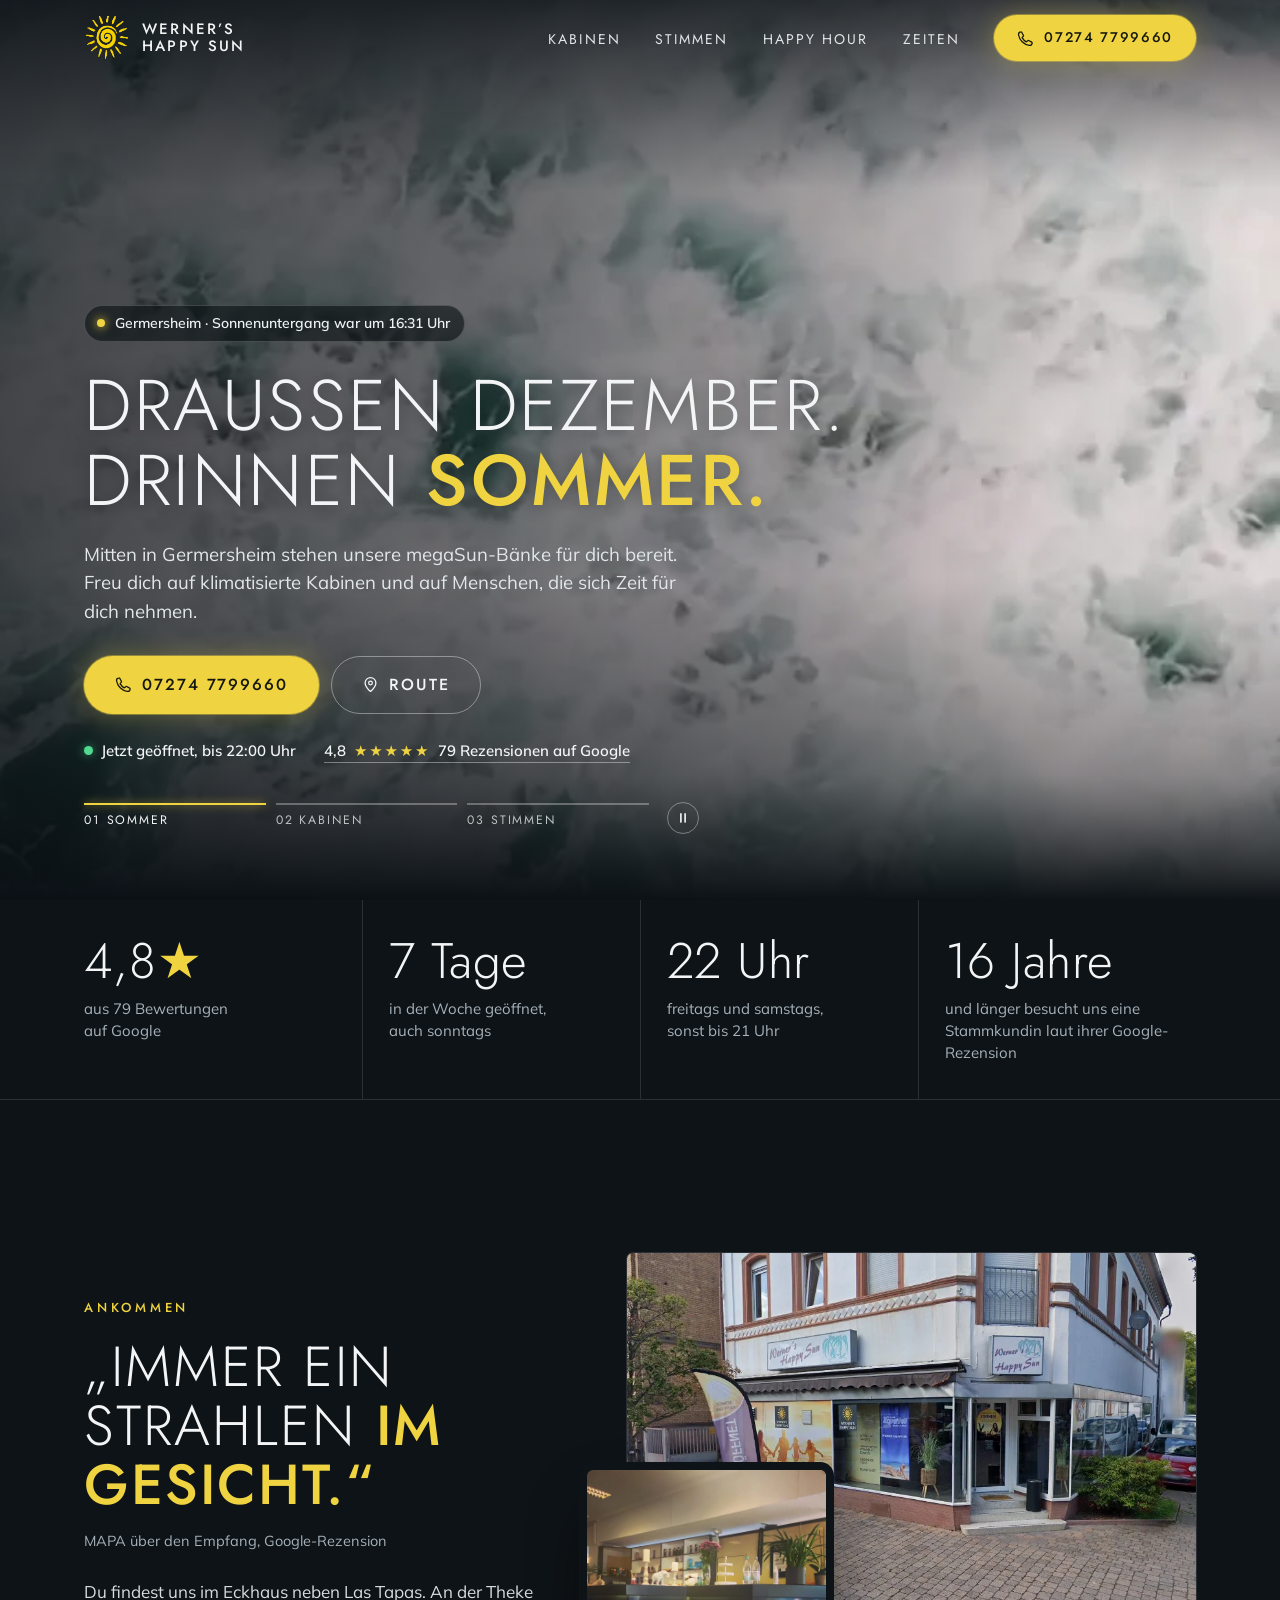
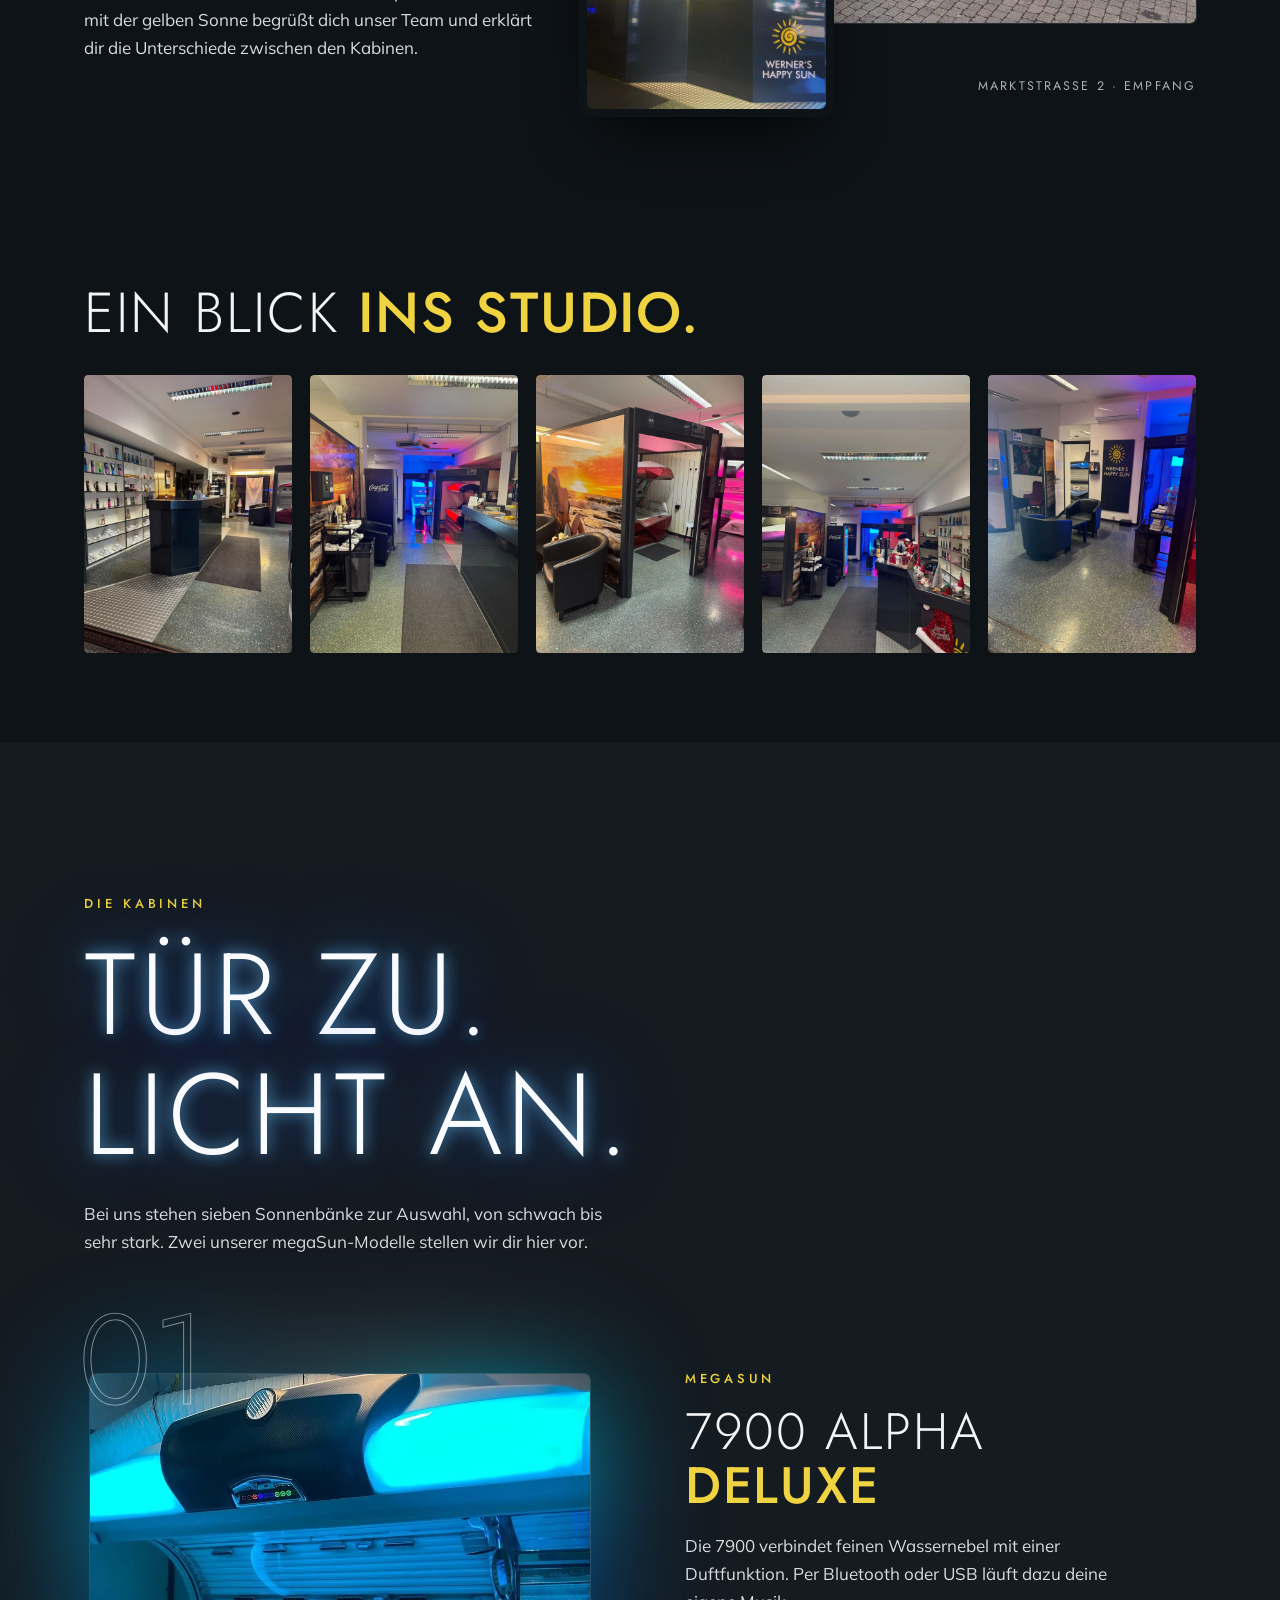
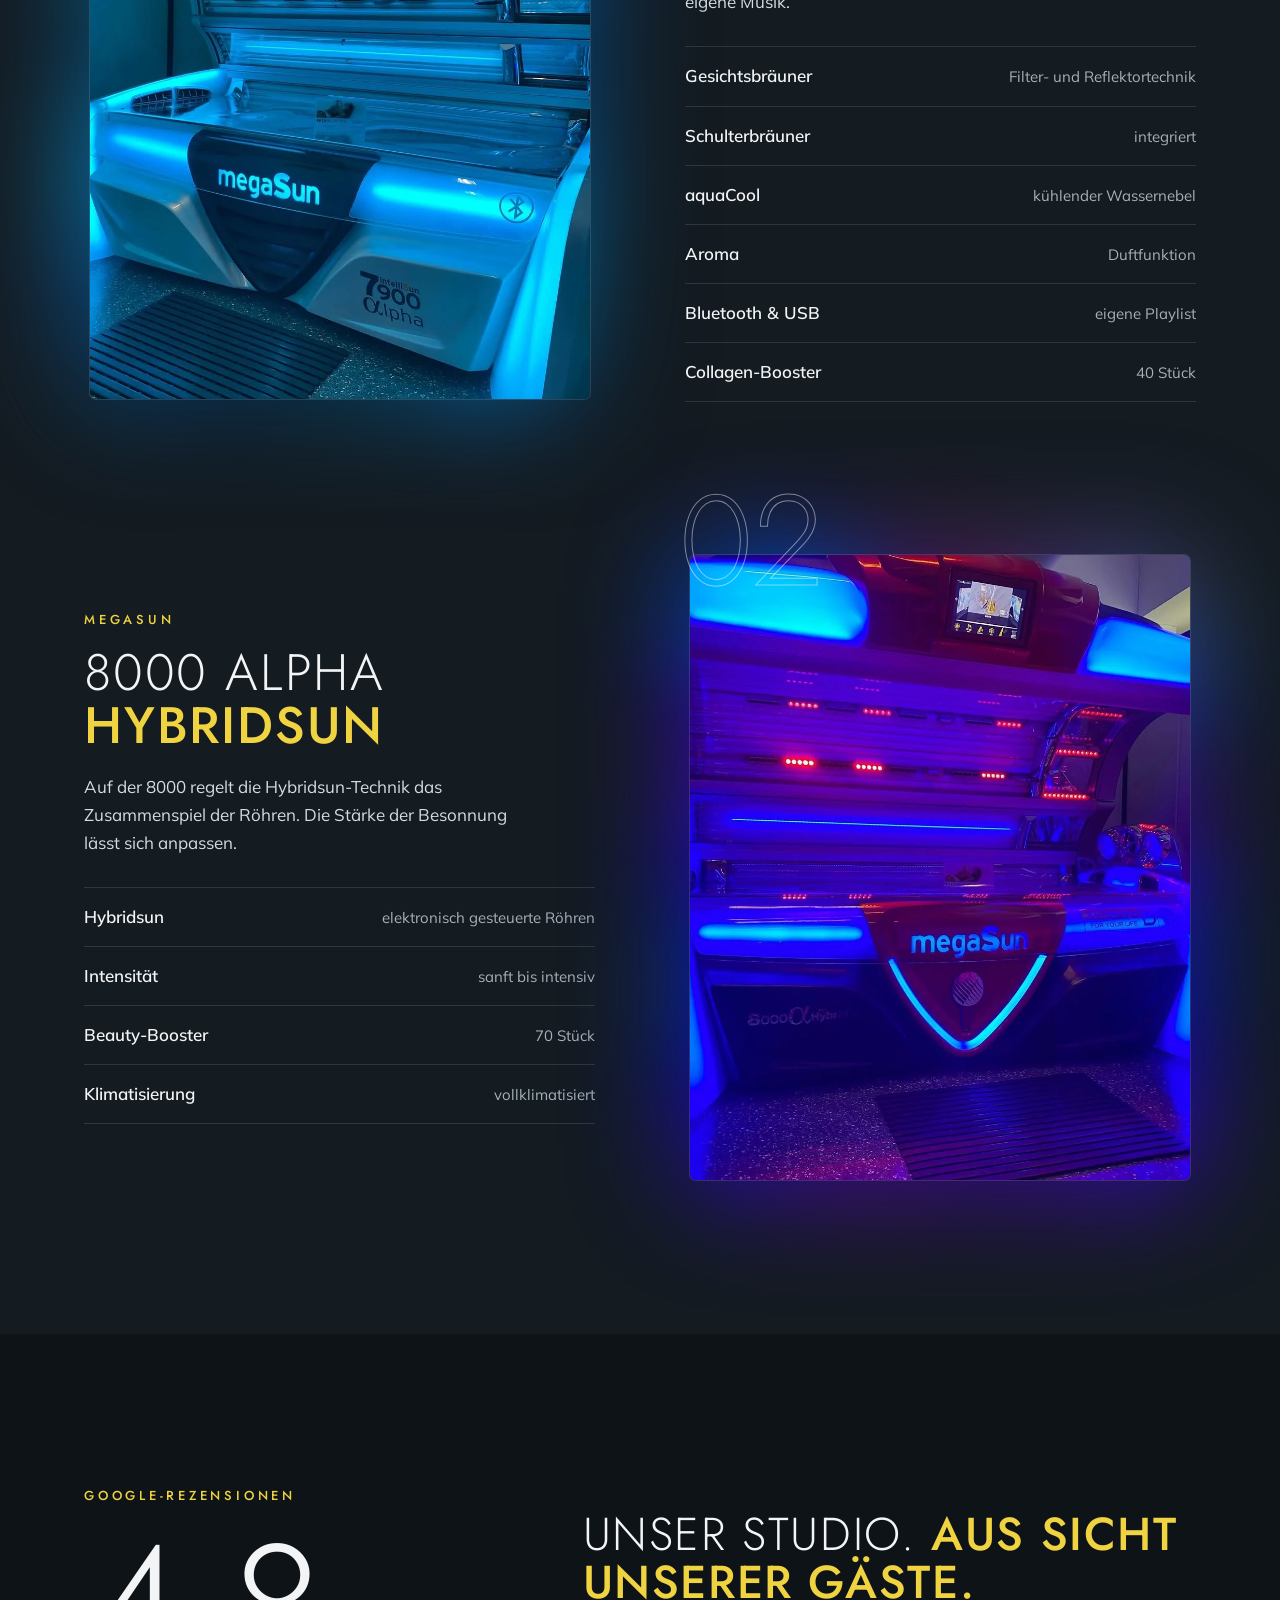
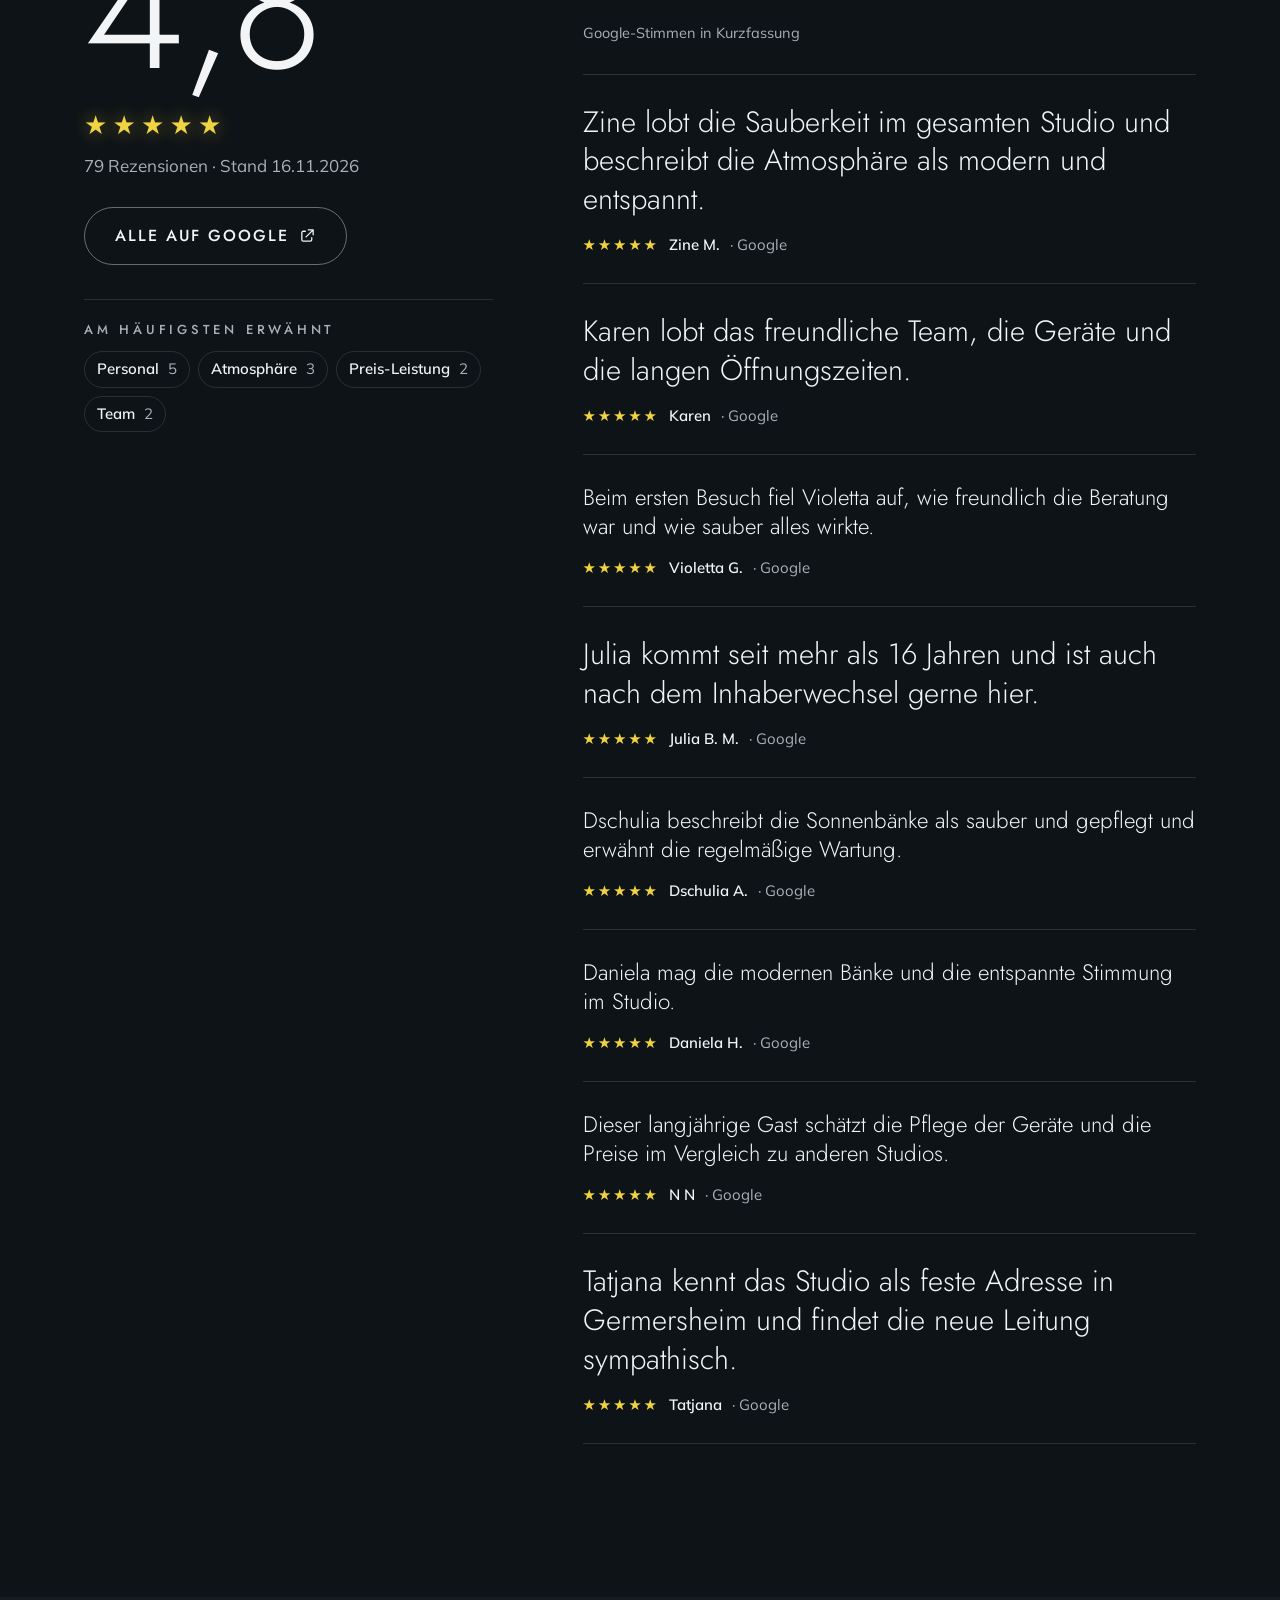
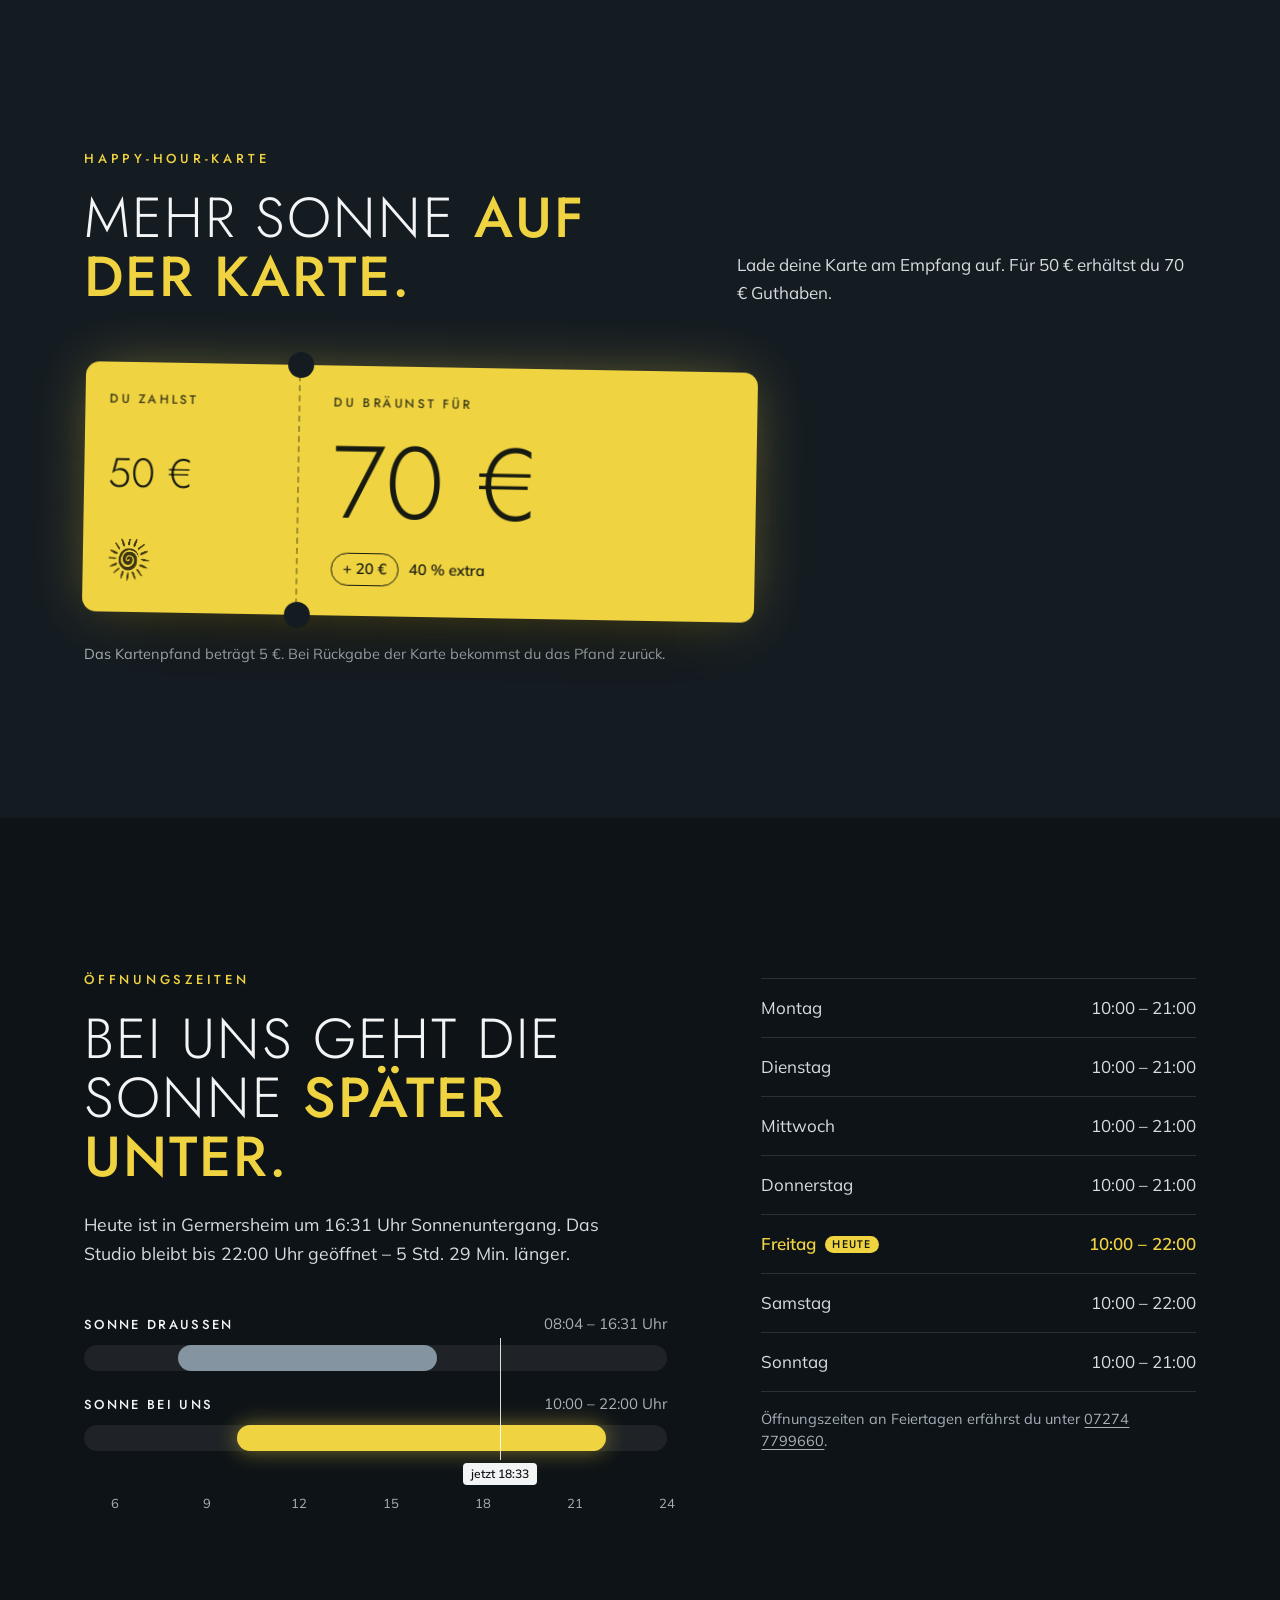
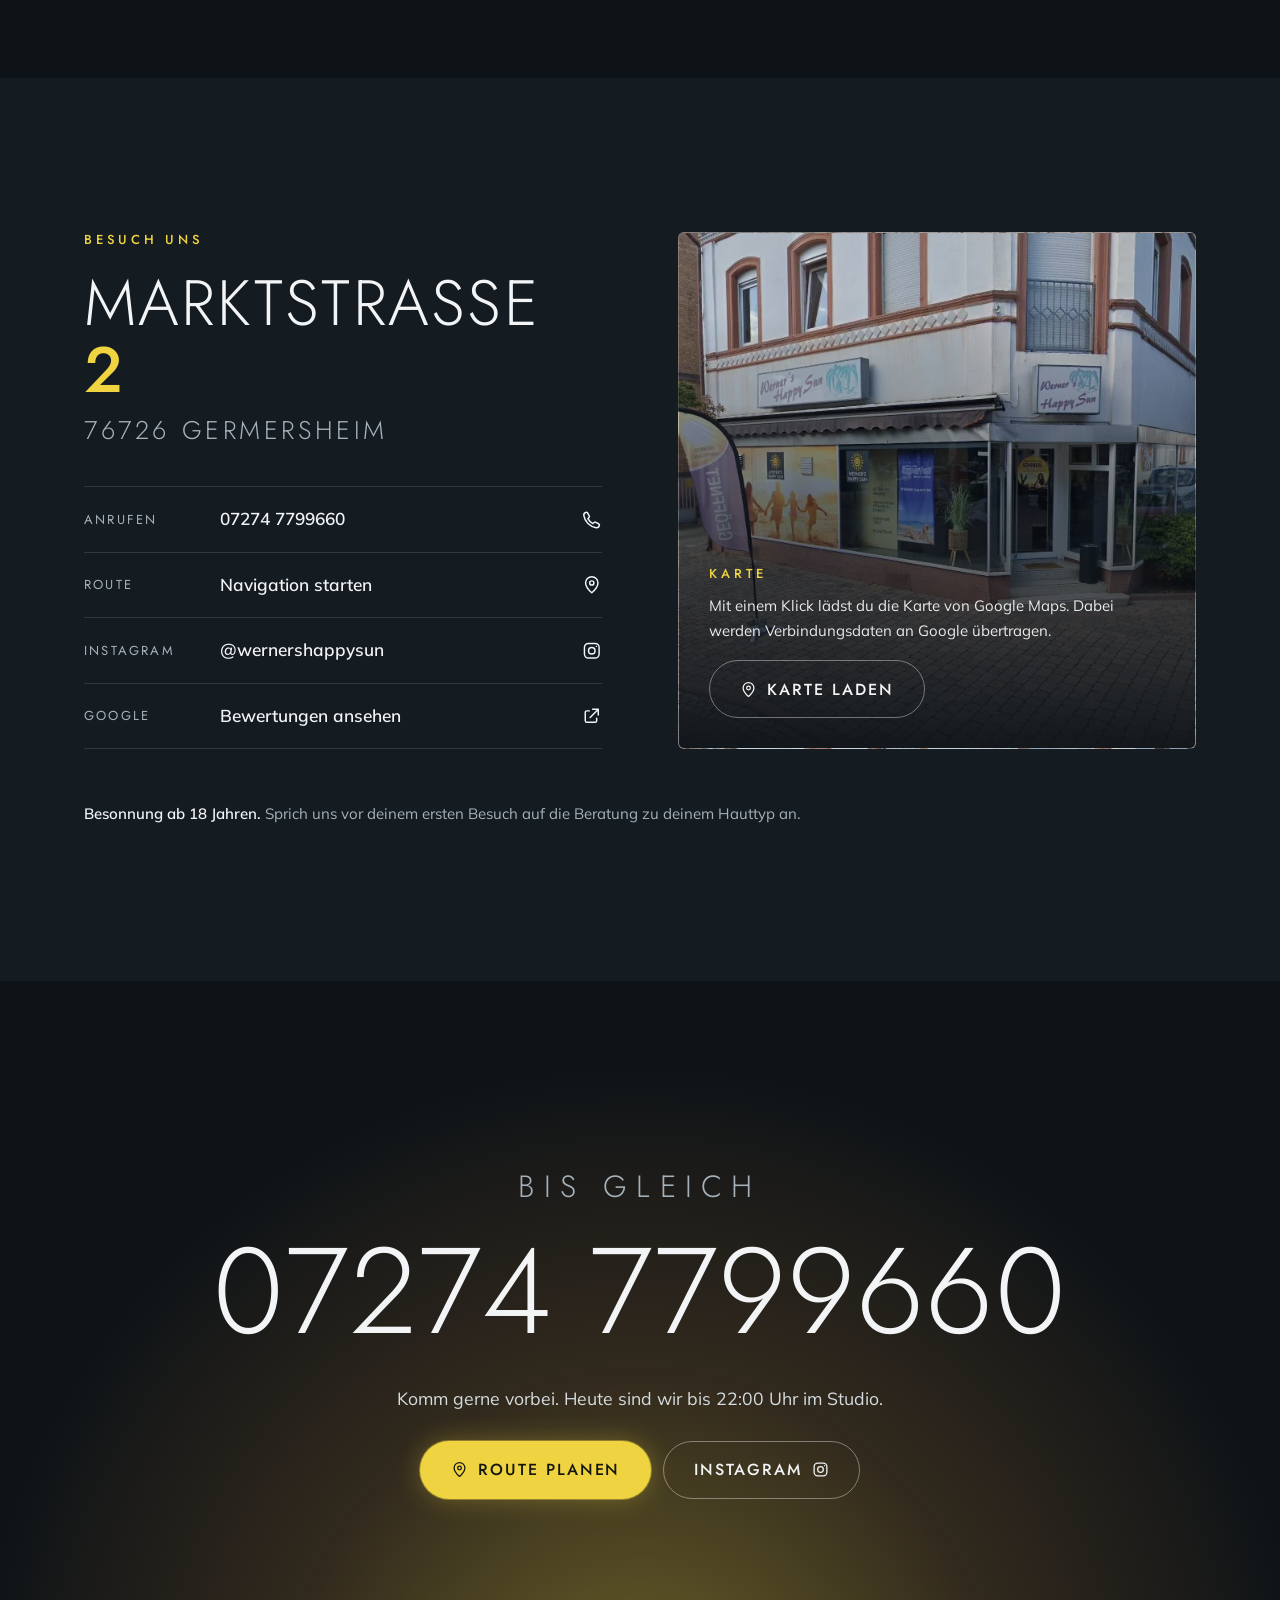
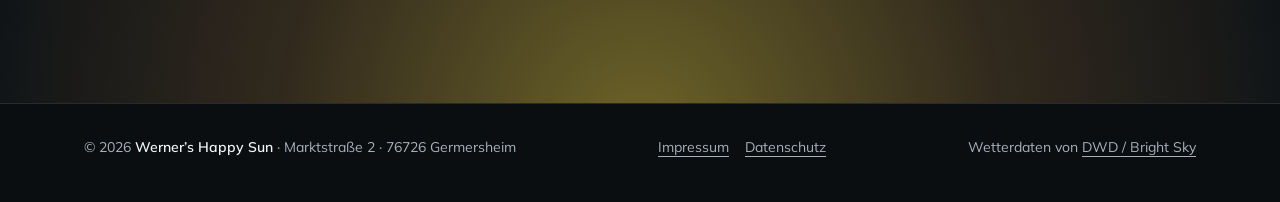
<file: index.html>
<!doctype html>
<html lang="de">
<head>
  <meta charset="utf-8">
  <meta name="viewport" content="width=device-width, initial-scale=1">
  <meta name="theme-color" content="#0e1317">
  <meta name="description" content="Werner’s Happy Sun in Germersheim. Entdecke die megaSun-Kabinen, die Happy-Hour-Karte, unsere Öffnungszeiten und den Weg in die Marktstraße 2.">
  <title>Werner’s Happy Sun – Sonnenstudio Germersheim</title>
  <link rel="icon" href="assets/images/sonne.png">
  <link rel="preload" href="assets/fonts/jost-300.woff2" as="font" type="font/woff2" crossorigin>
  <link rel="preload" href="assets/fonts/mulish-400.woff2" as="font" type="font/woff2" crossorigin>
  <link rel="stylesheet" href="styles.css">
  <script src="site.js" defer></script>
</head>
<body>
  <a class="skip-link" href="#inhalt">Zum Inhalt</a>
  <svg class="symbol-library" xmlns="http://www.w3.org/2000/svg" aria-hidden="true">
    <symbol id="phone" viewBox="0 0 24 24"><path d="M6.6 3.1 9 7.5a1.2 1.2 0 0 1-.2 1.4l-1.6 1.8a15.1 15.1 0 0 0 6 6l1.9-1.6a1.2 1.2 0 0 1 1.4-.2l4.3 2.3c.5.3.7.8.6 1.3-.4 2.1-2 3.6-4.1 3.3C9.7 20.7 3.3 14.3 2.2 6.7 2 4.6 3.4 3 5.5 2.7c.4-.1.8.1 1.1.4Z"/></symbol>
    <symbol id="pin" viewBox="0 0 24 24"><path d="M19.6 9.8c0 5.5-7.6 12-7.6 12s-7.6-6.5-7.6-12a7.6 7.6 0 1 1 15.2 0Z"/><circle cx="12" cy="9.8" r="2.6"/></symbol>
    <symbol id="external" viewBox="0 0 24 24"><path d="M13 4h7v7m0-7-10 10M9 6H6a2 2 0 0 0-2 2v10a2 2 0 0 0 2 2h10a2 2 0 0 0 2-2v-3"/></symbol>
    <symbol id="instagram" viewBox="0 0 24 24"><rect x="3" y="3" width="18" height="18" rx="5"/><circle cx="12" cy="12" r="4"/><circle cx="17.6" cy="6.6" r=".9" fill="currentColor" stroke="none"/></symbol>
    <symbol id="pause" viewBox="0 0 24 24"><path d="M8.4 5v14M15.6 5v14" stroke-width="2.8"/></symbol>
    <symbol id="play" viewBox="0 0 24 24"><path d="m8 4.5 11 7.5-11 7.5Z"/></symbol>
    <symbol id="menu" viewBox="0 0 24 24"><path d="M3 6h18M3 12h18M3 18h18"/></symbol>
    <symbol id="close" viewBox="0 0 24 24"><path d="m6 6 12 12M18 6 6 18"/></symbol>
  </svg>
  <div class="cursor-light" aria-hidden="true"></div>
  <div class="sun-cursor" aria-hidden="true"><span></span></div>

  <header class="site-nav" id="navigation">
    <nav class="frame nav-inner" aria-label="Hauptnavigation">
      <a class="brand" href="#start" aria-label="Werner’s Happy Sun – Startseite">
        <img src="assets/images/sonne.png" width="46" height="46" alt=""><span>Werner’s<br>Happy Sun</span>
      </a>
      <div class="nav-end">
        <ul class="nav-links" id="nav-links">
          <li><a href="#kabine">Kabinen</a></li>
          <li><a href="#stimmen">Stimmen</a></li>
          <li><a href="#karte">Happy Hour</a></li>
          <li><a href="#zeiten">Zeiten</a></li>
          <li class="mobile-only"><a href="#besuch">Anfahrt &amp; Kontakt</a></li>
        </ul>
        <a class="button sun-button nav-phone" href="tel:+4972747799660" aria-label="Studio anrufen unter 07274 7799660">
          <svg class="icon" aria-hidden="true"><use href="#phone"/></svg><span>07274 7799660</span>
        </a>
        <button class="menu-button" type="button" aria-label="Menü öffnen" aria-controls="nav-links" aria-expanded="false"><svg class="icon" aria-hidden="true"><use href="#menu"/></svg></button>
      </div>
    </nav>
  </header>

  <main id="inhalt">
    <section class="hero" id="start" aria-label="Werner’s Happy Sun in Germersheim">
      <picture class="hero-poster" aria-hidden="true">
        <source media="(orientation: portrait)" srcset="assets/video/hero-echtes-meer-mobil.webp">
        <img src="assets/video/hero-echtes-meer-desktop.webp" alt="" width="1920" height="1080" fetchpriority="high">
      </picture>
      <video id="hero-film" class="hero-film" muted playsinline loop preload="none" disablepictureinpicture
             data-wide="assets/video/hero-echtes-meer-desktop.mp4" data-portrait="assets/video/hero-echtes-meer-mobil.mp4"
             data-wide-webm="assets/video/hero-echtes-meer-desktop.webm" data-portrait-webm="assets/video/hero-echtes-meer-mobil.webm"
             tabindex="-1" aria-hidden="true"></video>
      <div class="hero-shade" aria-hidden="true"></div>
      <div class="hero-inner">
        <p class="weather-pill"><i aria-hidden="true"></i><span id="weather-line">Germersheim · Marktstraße 2</span></p>
        <h1 class="sr-only">Werner’s Happy Sun – dein Sonnenstudio in Germersheim</h1>
        <div class="chapter-stack" aria-label="Einblicke ins Studio">
          <article class="chapter active" id="sommer">
            <h2 class="hero-title"><span id="season">Draußen grau.</span><span>Drinnen <em id="summer-word">Sommer.</em></span></h2>
            <p>Mitten in Germersheim stehen unsere megaSun-Bänke für dich bereit. Freu dich auf klimatisierte Kabinen und auf Menschen, die sich Zeit für dich nehmen.</p>
          </article>
          <article class="chapter" id="geraete" aria-hidden="true">
            <h2 class="hero-title"><span>Sieben Geräte.</span><span><em>Deine Wahl.</em></span></h2>
            <p>Wassernebel, Duft und die eigene Playlist auf der 7900 alpha deluxe. Oder die 8000 alpha hybridsun mit einer Intensität, die du selbst wählen kannst.</p>
          </article>
          <article class="chapter" id="gaeste" aria-hidden="true">
            <h2 class="hero-title"><span>4,8 Sterne.</span><span><em>79 Stimmen.</em></span></h2>
            <p>„Immer ein Strahlen im Gesicht“ – so beschreibt MAPA den Empfang bei uns in einer Google-Rezension.</p>
          </article>
        </div>
        <div class="action-row hero-actions">
          <a class="button sun-button" href="tel:+4972747799660"><svg class="icon" aria-hidden="true"><use href="#phone"/></svg>07274 7799660</a>
          <a class="button line-button" href="https://www.google.com/maps/dir/?api=1&amp;destination=Werners+Happy+Sun,+Marktstra%C3%9Fe+2,+76726+Germersheim" target="_blank" rel="noopener noreferrer"><svg class="icon" aria-hidden="true"><use href="#pin"/></svg>Route</a>
        </div>
        <div class="hero-meta">
          <span><i class="opening-dot" aria-hidden="true"></i><span id="opening-status">Täglich ab 10 Uhr</span></span>
          <a href="https://www.google.com/maps/place/Werners+Happy+Sun/@49.2202544,8.3709289,17z/data=!4m8!3m7!1s0x4797ad8b4df6f157:0x1b5e6ab18a2af00c!8m2!3d49.2202544!4d8.3709289!9m1!1b1!16s%2Fg%2F1tjgz9l2" target="_blank" rel="noopener noreferrer"><strong>4,8</strong><span class="stars" aria-hidden="true">★★★★★</span><span>79 Rezensionen auf Google</span></a>
        </div>
        <div class="chapter-controls" aria-label="Kapitel wählen">
          <div class="chapter-tabs">
            <button type="button" class="chapter-tab active" aria-controls="sommer" aria-pressed="true"><span>01</span> Sommer</button>
            <button type="button" class="chapter-tab" aria-controls="geraete" aria-pressed="false"><span>02</span> Kabinen</button>
            <button type="button" class="chapter-tab" aria-controls="gaeste" aria-pressed="false"><span>03</span> Stimmen</button>
          </div>
          <button class="play-toggle" type="button" aria-controls="hero-film sommer geraete gaeste" aria-label="Film und Kapitel pausieren" title="Film und Kapitel pausieren"><svg class="icon" aria-hidden="true"><use href="#pause"/></svg></button>
        </div>
      </div>
    </section>

    <section class="facts" aria-label="Das Studio auf einen Blick">
      <dl class="frame facts-grid">
        <div><dt>4,8<em>★</em></dt><dd>aus 79 Bewertungen<br>auf Google</dd></div>
        <div><dt>7 Tage</dt><dd>in der Woche geöffnet,<br>auch sonntags</dd></div>
        <div><dt>22 Uhr</dt><dd>freitags und samstags,<br>sonst bis 21 Uhr</dd></div>
        <div><dt>16 Jahre</dt><dd>und länger besucht uns eine Stammkundin laut ihrer Google-Rezension</dd></div>
      </dl>
    </section>

    <section class="section arrival" id="ankommen" aria-labelledby="arrival-title">
      <div class="frame arrival-layout">
        <div class="reveal">
          <p class="eyebrow">Ankommen</p>
          <h2 class="display section-title" id="arrival-title">„Immer ein Strahlen <em>im Gesicht.“</em></h2>
          <p class="source-note">MAPA über den Empfang, Google-Rezension</p>
          <p class="body-copy">Du findest uns im Eckhaus neben Las Tapas. An der Theke mit der gelben Sonne begrüßt dich unser Team und erklärt dir die Unterschiede zwischen den Kabinen.</p>
        </div>
        <figure class="arrival-photos">
          <div class="street-photo photo-window reveal"><img src="assets/images/aussen.webp" width="1024" height="640" alt="Eckhaus mit dem Eingang zu Werner’s Happy Sun in der Marktstraße" loading="lazy" decoding="async"></div>
          <div class="reception-photo reveal"><img src="assets/images/empfang.webp" width="1080" height="1080" alt="Empfangstheke mit dem gelben Sonnensignet des Studios" loading="lazy" decoding="async"></div>
          <figcaption>Marktstraße 2 · Empfang</figcaption>
        </figure>
      </div>
    </section>

    <section class="studio-tour" aria-labelledby="tour-title">
      <div class="frame">
        <h2 class="display section-title" id="tour-title">Ein Blick <em>ins Studio.</em></h2>
        <div class="studio-photos">
          <a href="assets/images/empfang-theke.webp"><img src="assets/images/empfang-theke.webp" alt="Empfangstheke und Pflegeregal" width="1200" height="1600" loading="lazy"></a>
          <a href="assets/images/kabinen-rhodos.webp"><img src="assets/images/kabinen-rhodos.webp" alt="Blick in die Kabine Rhodos" width="1200" height="1600" loading="lazy"></a>
          <a href="assets/images/kabine-seychellen.webp"><img src="assets/images/kabine-seychellen.webp" alt="Sonnenbank in der Kabine Seychellen" width="1200" height="1600" loading="lazy"></a>
          <a href="assets/images/studio-rundblick.webp"><img src="assets/images/studio-rundblick.webp" alt="Blick vom Eingang zu den Sonnenbänken" width="1200" height="1600" loading="lazy"></a>
          <a href="assets/images/sitzbereich.webp"><img src="assets/images/sitzbereich.webp" alt="Sitzecke zwischen den Kabinen" width="1200" height="1600" loading="lazy"></a>
        </div>
      </div>
    </section>

    <dialog class="studio-lightbox" id="studio-lightbox" aria-label="Bilder aus unserem Studio">
      <div class="lightbox-shell">
        <button type="button" class="lightbox-close" aria-label="Bildergalerie schließen">&times;</button>
        <button type="button" class="lightbox-prev" aria-label="Vorheriges Bild">&#10094;</button>
        <figure class="lightbox-figure">
          <img id="lightbox-image" alt="">
          <figcaption><span id="lightbox-caption"></span><span id="lightbox-count"></span></figcaption>
        </figure>
        <button type="button" class="lightbox-next" aria-label="Nächstes Bild">&#10095;</button>
      </div>
    </dialog>

    <section class="section alternate cabins" id="kabine" aria-labelledby="cabins-title">
      <div class="frame">
        <div class="cabins-head reveal">
          <p class="eyebrow">Die Kabinen</p>
          <h2 class="display neon-title" id="cabins-title">Tür zu.<br>Licht an.</h2>
          <p class="body-copy">Bei uns stehen sieben Sonnenbänke zur Auswahl, von schwach bis sehr stark. Zwei unserer megaSun-Modelle stellen wir dir hier vor.</p>
        </div>
        <article class="cabin">
          <figure class="cabin-photo model-7900 reveal">
            <span class="device-index" aria-hidden="true">01</span>
            <div class="photo-window"><img src="assets/images/bank-7900.webp" width="1080" height="1350" alt="Geöffnete megaSun 7900 alpha deluxe mit blauer Beleuchtung" loading="lazy" decoding="async"></div>
          </figure>
          <div class="cabin-copy reveal">
            <p class="eyebrow">megaSun</p>
            <h3 class="display">7900 alpha <em>deluxe</em></h3>
            <p>Die 7900 verbindet feinen Wassernebel mit einer Duftfunktion. Per Bluetooth oder USB läuft dazu deine eigene Musik.</p>
            <dl class="specs">
              <div><dt>Gesichtsbräuner</dt><dd>Filter- und Reflektortechnik</dd></div>
              <div><dt>Schulterbräuner</dt><dd>integriert</dd></div>
              <div><dt>aquaCool</dt><dd>kühlender Wassernebel</dd></div>
              <div><dt>Aroma</dt><dd>Duftfunktion</dd></div>
              <div><dt>Bluetooth &amp; USB</dt><dd>eigene Playlist</dd></div>
              <div><dt>Collagen-Booster</dt><dd>40 Stück</dd></div>
            </dl>
          </div>
        </article>
        <article class="cabin reverse">
          <figure class="cabin-photo model-8000 reveal">
            <span class="device-index" aria-hidden="true">02</span>
            <div class="photo-window"><img src="assets/images/bank-8000.webp" width="1080" height="1350" alt="Die megaSun 8000 alpha hybridsun in blauem und rotem Licht" loading="lazy" decoding="async"></div>
          </figure>
          <div class="cabin-copy reveal">
            <p class="eyebrow">megaSun</p>
            <h3 class="display">8000 alpha <em>hybridsun</em></h3>
            <p>Auf der 8000 regelt die Hybridsun-Technik das Zusammenspiel der Röhren. Die Stärke der Besonnung lässt sich anpassen.</p>
            <dl class="specs">
              <div><dt>Hybridsun</dt><dd>elektronisch gesteuerte Röhren</dd></div>
              <div><dt>Intensität</dt><dd>sanft bis intensiv</dd></div>
              <div><dt>Beauty-Booster</dt><dd>70 Stück</dd></div>
              <div><dt>Klimatisierung</dt><dd>vollklimatisiert</dd></div>
            </dl>
          </div>
        </article>
      </div>
    </section>

    <section class="section reviews" id="stimmen" aria-labelledby="reviews-title">
      <div class="frame reviews-layout">
        <aside class="rating-summary">
          <p class="eyebrow">Google-Rezensionen</p>
          <p class="rating-number">4,8</p>
          <p class="rating-stars" aria-label="Sterne auf Google">★★★★★</p>
          <p class="muted">79 Rezensionen · Stand 16.11.2026</p>
          <a class="button line-button all-reviews" href="https://www.google.com/maps/place/Werners+Happy+Sun/@49.2202544,8.3709289,17z/data=!4m8!3m7!1s0x4797ad8b4df6f157:0x1b5e6ab18a2af00c!8m2!3d49.2202544!4d8.3709289!9m1!1b1!16s%2Fg%2F1tjgz9l2" target="_blank" rel="noopener noreferrer">Alle auf Google<svg class="icon" aria-hidden="true"><use href="#external"/></svg></a>
          <div class="review-topics">
            <p class="eyebrow">Am häufigsten erwähnt</p>
            <ul><li>Personal <span>5</span></li><li>Atmosphäre <span>3</span></li><li>Preis-Leistung <span>2</span></li><li>Team <span>2</span></li></ul>
          </div>
        </aside>
        <div>
          <h2 class="display reviews-title" id="reviews-title">Unser Studio. <em>Aus Sicht unserer Gäste.</em></h2>
          <p class="source-note">Google-Stimmen in Kurzfassung</p>
          <ul class="review-list">
            <li class="reveal"><p>Zine lobt die Sauberkeit im gesamten Studio und beschreibt die Atmosphäre als modern und entspannt.</p><footer><span aria-hidden="true">★★★★★</span><b>Zine M.</b> · Google</footer></li>
            <li class="reveal"><p>Karen lobt das freundliche Team, die Geräte und die langen Öffnungszeiten.</p><footer><span aria-hidden="true">★★★★★</span><b>Karen</b> · Google</footer></li>
            <li class="reveal"><p>Beim ersten Besuch fiel Violetta auf, wie freundlich die Beratung war und wie sauber alles wirkte.</p><footer><span aria-hidden="true">★★★★★</span><b>Violetta G.</b> · Google</footer></li>
            <li class="reveal"><p>Julia kommt seit mehr als 16 Jahren und ist auch nach dem Inhaberwechsel gerne hier.</p><footer><span aria-hidden="true">★★★★★</span><b>Julia B. M.</b> · Google</footer></li>
            <li class="reveal"><p>Dschulia beschreibt die Sonnenbänke als sauber und gepflegt und erwähnt die regelmäßige Wartung.</p><footer><span aria-hidden="true">★★★★★</span><b>Dschulia A.</b> · Google</footer></li>
            <li class="reveal"><p>Daniela mag die modernen Bänke und die entspannte Stimmung im Studio.</p><footer><span aria-hidden="true">★★★★★</span><b>Daniela H.</b> · Google</footer></li>
            <li class="reveal"><p>Dieser langjährige Gast schätzt die Pflege der Geräte und die Preise im Vergleich zu anderen Studios.</p><footer><span aria-hidden="true">★★★★★</span><b>N N</b> · Google</footer></li>
            <li class="reveal"><p>Tatjana kennt das Studio als feste Adresse in Germersheim und findet die neue Leitung sympathisch.</p><footer><span aria-hidden="true">★★★★★</span><b>Tatjana</b> · Google</footer></li>
          </ul>
        </div>
      </div>
    </section>

    <section class="section alternate cards" id="karte" aria-labelledby="cards-title">
      <div class="frame">
        <div class="cards-heading">
          <div><p class="eyebrow">Happy-Hour-Karte</p><h2 class="display section-title" id="cards-title">Mehr Sonne <em>auf der Karte.</em></h2></div>
          <p>Lade deine Karte am Empfang auf. Für 50 € erhältst du 70 € Guthaben.</p>
        </div>
        <div class="tickets">
          <article class="ticket ticket-gold reveal" aria-label="50 Euro einzahlen, 70 Euro Guthaben">
            <div class="ticket-stub"><span class="ticket-label">Du zahlst</span><strong>50 €</strong><img src="assets/images/sonne.png" width="44" height="43" alt=""></div>
            <div class="ticket-value"><span class="ticket-label">Du bräunst für</span><strong>70 €</strong><p><b>+ 20 €</b>40 % extra</p></div>
          </article>
        </div>
        <p class="source-note price-note">Das Kartenpfand beträgt 5 €. Bei Rückgabe der Karte bekommst du das Pfand zurück.</p>
      </div>
    </section>

    <section class="section hours" id="zeiten" aria-labelledby="hours-title">
      <div class="frame hours-layout">
        <div>
          <p class="eyebrow">Öffnungszeiten</p>
          <h2 class="display section-title" id="hours-title">Bei uns geht die Sonne <em>später unter.</em></h2>
          <p class="hours-story" id="hours-story">Jeden Tag ab 10 Uhr. Freitags und samstags sind wir bis 22 Uhr für dich da, an den anderen Tagen bis 21 Uhr.</p>
          <div class="daylight" id="daylight" hidden>
            <div class="time-caption"><b>Sonne draußen</b><span id="sun-window"></span></div>
            <div class="time-track"><i id="sun-bar"></i></div>
            <div class="time-caption"><b>Sonne bei uns</b><span id="studio-window"></span></div>
            <div class="time-track"><i id="studio-bar"></i></div>
            <div class="time-scale" aria-hidden="true"><span style="--at:5.26%">6</span><span style="--at:21.05%">9</span><span style="--at:36.84%">12</span><span style="--at:52.63%">15</span><span style="--at:68.42%">18</span><span style="--at:84.21%">21</span><span style="--at:100%">24</span></div>
            <span class="now-marker" aria-hidden="true"><b></b></span>
          </div>
        </div>
        <div>
          <dl class="week">
            <div data-day="1"><dt>Montag</dt><dd>10:00 – 21:00</dd></div>
            <div data-day="2"><dt>Dienstag</dt><dd>10:00 – 21:00</dd></div>
            <div data-day="3"><dt>Mittwoch</dt><dd>10:00 – 21:00</dd></div>
            <div data-day="4"><dt>Donnerstag</dt><dd>10:00 – 21:00</dd></div>
            <div data-day="5"><dt>Freitag</dt><dd>10:00 – 22:00</dd></div>
            <div data-day="6"><dt>Samstag</dt><dd>10:00 – 22:00</dd></div>
            <div data-day="0"><dt>Sonntag</dt><dd>10:00 – 21:00</dd></div>
          </dl>
          <p class="source-note">Öffnungszeiten an Feiertagen erfährst du unter <a href="tel:+4972747799660">07274 7799660</a>.</p>
        </div>
      </div>
    </section>

    <section class="section alternate visit" id="besuch" aria-labelledby="visit-title">
      <div class="frame">
        <div class="visit-layout">
          <div>
            <p class="eyebrow">Besuch uns</p>
            <h2 class="display visit-title" id="visit-title">Marktstraße <em>2</em></h2>
            <p class="town">76726 Germersheim</p>
            <ul class="contact-links">
              <li><a href="tel:+4972747799660"><small>Anrufen</small><b>07274 7799660</b><svg class="icon" aria-hidden="true"><use href="#phone"/></svg></a></li>
              <li><a href="https://www.google.com/maps/dir/?api=1&amp;destination=Werners+Happy+Sun,+Marktstra%C3%9Fe+2,+76726+Germersheim" target="_blank" rel="noopener noreferrer"><small>Route</small><b>Navigation starten</b><svg class="icon" aria-hidden="true"><use href="#pin"/></svg></a></li>
              <li><a href="https://www.instagram.com/wernershappysun/" target="_blank" rel="noopener noreferrer"><small>Instagram</small><b>@wernershappysun</b><svg class="icon" aria-hidden="true"><use href="#instagram"/></svg></a></li>
              <li><a href="https://www.google.com/maps/place/Werners+Happy+Sun/@49.2202544,8.3709289,17z/data=!4m8!3m7!1s0x4797ad8b4df6f157:0x1b5e6ab18a2af00c!8m2!3d49.2202544!4d8.3709289!9m1!1b1!16s%2Fg%2F1tjgz9l2" target="_blank" rel="noopener noreferrer"><small>Google</small><b>Bewertungen ansehen</b><svg class="icon" aria-hidden="true"><use href="#external"/></svg></a></li>
            </ul>
          </div>
          <div class="map-panel" id="map-panel">
            <div class="map-prompt">
              <p class="eyebrow">Karte</p>
              <p>Mit einem Klick lädst du die Karte von Google Maps. Dabei werden Verbindungsdaten an Google übertragen.</p>
              <button class="button line-button" id="load-map" type="button"><svg class="icon" aria-hidden="true"><use href="#pin"/></svg>Karte laden</button>
              <noscript><a href="https://www.google.com/maps/search/?api=1&amp;query=Werners+Happy+Sun+Germersheim">Standort in Google Maps öffnen</a></noscript>
            </div>
          </div>
        </div>
        <p class="age-note"><b>Besonnung ab 18 Jahren.</b> Sprich uns vor deinem ersten Besuch auf die Beratung zu deinem Hauttyp an.</p>
      </div>
    </section>

    <section class="closing" aria-labelledby="bye-title">
      <div class="frame">
        <h2 class="display" id="bye-title">Bis gleich</h2>
        <a class="closing-phone" href="tel:+4972747799660">07274 7799660</a>
        <p id="closing-note">Komm in der Marktstraße vorbei oder ruf uns kurz an.</p>
        <div class="action-row">
          <a class="button sun-button" href="https://www.google.com/maps/dir/?api=1&amp;destination=Werners+Happy+Sun,+Marktstra%C3%9Fe+2,+76726+Germersheim" target="_blank" rel="noopener noreferrer"><svg class="icon" aria-hidden="true"><use href="#pin"/></svg>Route planen</a>
          <a class="button line-button" href="https://www.instagram.com/wernershappysun/" target="_blank" rel="noopener noreferrer">Instagram<svg class="icon" aria-hidden="true"><use href="#instagram"/></svg></a>
        </div>
      </div>
    </section>
  </main>
  <footer class="site-footer">
    <div class="frame footer-inner">
      <p>© <span data-year>2026</span> <b>Werner’s Happy Sun</b> · Marktstraße 2 · 76726 Germersheim</p>
      <nav aria-label="Rechtliches"><a href="impressum.html">Impressum</a><a href="datenschutz.html">Datenschutz</a></nav>
      <p>Wetterdaten von <a href="https://brightsky.dev/" target="_blank" rel="noopener noreferrer">DWD / Bright Sky</a></p>
    </div>
  </footer>
  <a class="mobile-call" href="tel:+4972747799660" aria-label="Werner’s Happy Sun anrufen"><svg class="icon" aria-hidden="true"><use href="#phone"/></svg></a>
</body>
</html>
</file>
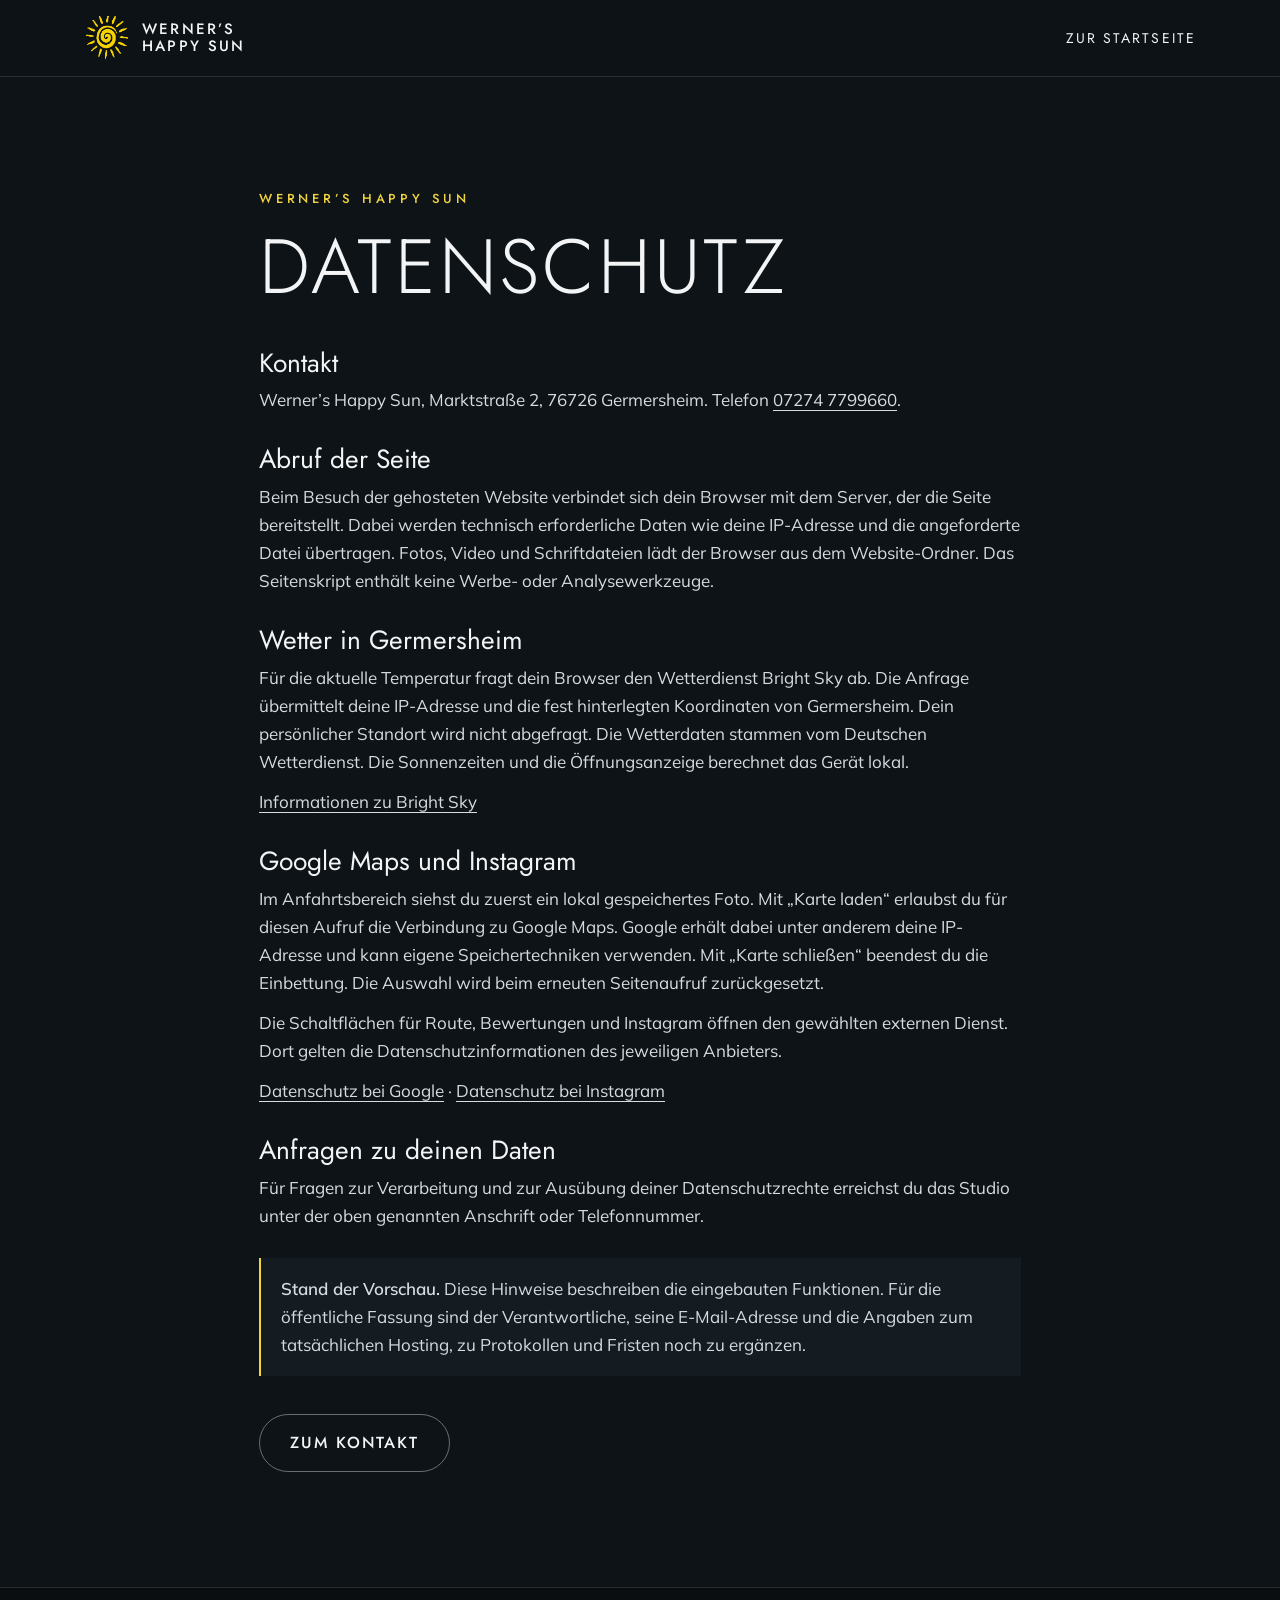
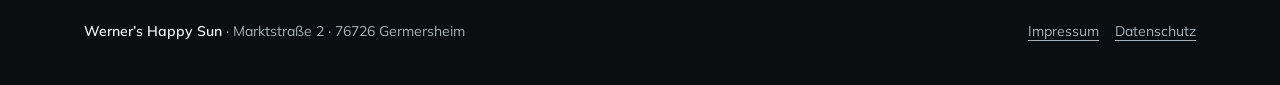
<file: datenschutz.html>
<!doctype html>
<html lang="de">
<head>
  <meta charset="utf-8">
  <meta name="viewport" content="width=device-width, initial-scale=1">
  <meta name="robots" content="noindex, nofollow">
  <meta name="theme-color" content="#0e1317">
  <meta name="description" content="Informationen zu Wetterdaten, Karten und externen Links in der Studiovorschau.">
  <title>Datenschutz – Werner’s Happy Sun</title>
  <link rel="icon" href="assets/images/sonne.png">
  <link rel="stylesheet" href="styles.css">
</head>
<body>
  <a class="skip-link" href="#inhalt">Zum Inhalt</a>
  <header class="legal-nav">
    <nav class="frame nav-inner" aria-label="Navigation">
      <a class="brand" href="index.html" aria-label="Werner’s Happy Sun – Startseite"><img src="assets/images/sonne.png" width="46" height="46" alt=""><span>Werner’s<br>Happy Sun</span></a>
      <a class="back-home" href="index.html">Zur Startseite</a>
    </nav>
  </header>
  <main class="legal-main" id="inhalt">
    <p class="eyebrow">Werner’s Happy Sun</p>
    <h1 class="display">Datenschutz</h1>
    <div class="legal-copy">
        <h2>Kontakt</h2>
        <p>Werner’s Happy Sun, Marktstraße 2, 76726 Germersheim. Telefon <a href="tel:+4972747799660">07274 7799660</a>.</p>
        <h2>Abruf der Seite</h2>
        <p>Beim Besuch der gehosteten Website verbindet sich dein Browser mit dem Server, der die Seite bereitstellt. Dabei werden technisch erforderliche Daten wie deine IP-Adresse und die angeforderte Datei übertragen. Fotos, Video und Schriftdateien lädt der Browser aus dem Website-Ordner. Das Seitenskript enthält keine Werbe- oder Analysewerkzeuge.</p>
        <h2>Wetter in Germersheim</h2>
        <p>Für die aktuelle Temperatur fragt dein Browser den Wetterdienst Bright Sky ab. Die Anfrage übermittelt deine IP-Adresse und die fest hinterlegten Koordinaten von Germersheim. Dein persönlicher Standort wird nicht abgefragt. Die Wetterdaten stammen vom Deutschen Wetterdienst. Die Sonnenzeiten und die Öffnungsanzeige berechnet das Gerät lokal.</p>
        <p><a href="https://brightsky.dev/" target="_blank" rel="noopener noreferrer">Informationen zu Bright Sky</a></p>
        <h2>Google Maps und Instagram</h2>
        <p>Im Anfahrtsbereich siehst du zuerst ein lokal gespeichertes Foto. Mit „Karte laden“ erlaubst du für diesen Aufruf die Verbindung zu Google Maps. Google erhält dabei unter anderem deine IP-Adresse und kann eigene Speichertechniken verwenden. Mit „Karte schließen“ beendest du die Einbettung. Die Auswahl wird beim erneuten Seitenaufruf zurückgesetzt.</p>
        <p>Die Schaltflächen für Route, Bewertungen und Instagram öffnen den gewählten externen Dienst. Dort gelten die Datenschutzinformationen des jeweiligen Anbieters.</p>
        <p><a href="https://policies.google.com/privacy?hl=de" target="_blank" rel="noopener noreferrer">Datenschutz bei Google</a> · <a href="https://privacycenter.instagram.com/policy/" target="_blank" rel="noopener noreferrer">Datenschutz bei Instagram</a></p>
        <h2>Anfragen zu deinen Daten</h2>
        <p>Für Fragen zur Verarbeitung und zur Ausübung deiner Datenschutzrechte erreichst du das Studio unter der oben genannten Anschrift oder Telefonnummer.</p>
        <p class="draft"><strong>Stand der Vorschau.</strong> Diese Hinweise beschreiben die eingebauten Funktionen. Für die öffentliche Fassung sind der Verantwortliche, seine E-Mail-Adresse und die Angaben zum tatsächlichen Hosting, zu Protokollen und Fristen noch zu ergänzen.</p>
    </div>
    <a class="button line-button" href="index.html#besuch">Zum Kontakt</a>
  </main>
  <footer class="site-footer">
    <div class="frame footer-inner">
      <p><b>Werner’s Happy Sun</b> · Marktstraße 2 · 76726 Germersheim</p>
      <nav aria-label="Rechtliches"><a href="impressum.html">Impressum</a><a href="datenschutz.html">Datenschutz</a></nav>
    </div>
  </footer>
</body>
</html>
</file>
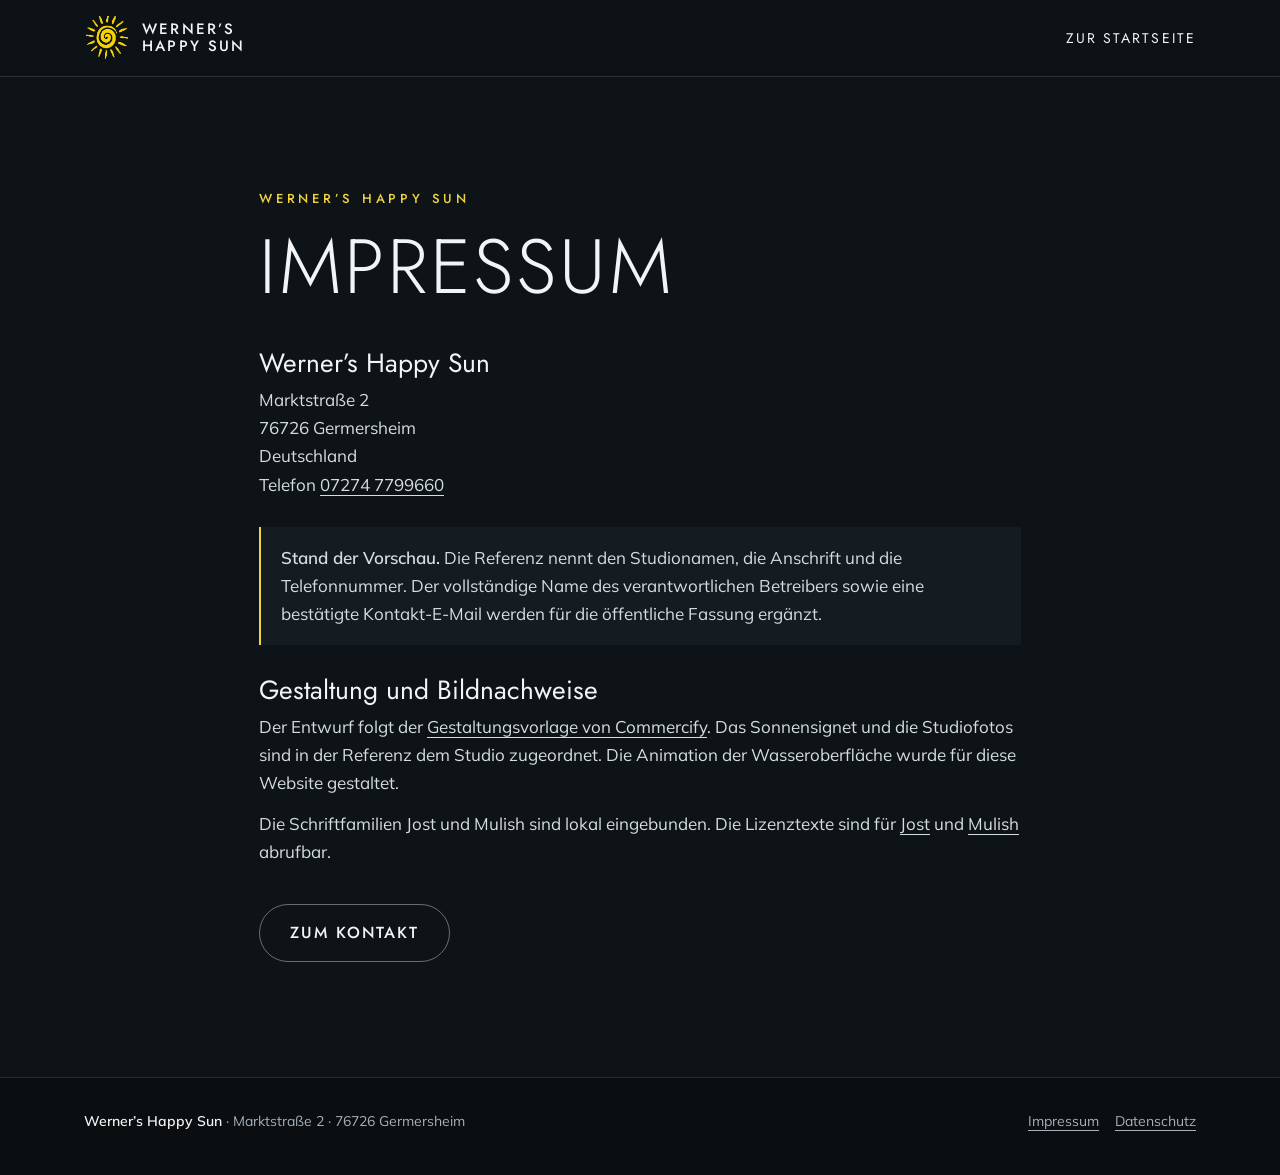
<file: impressum.html>
<!doctype html>
<html lang="de">
<head>
  <meta charset="utf-8">
  <meta name="viewport" content="width=device-width, initial-scale=1">
  <meta name="robots" content="noindex, nofollow">
  <meta name="theme-color" content="#0e1317">
  <meta name="description" content="Kontakt zum Studio und Angaben zum Stand dieser Vorschau.">
  <title>Impressum – Werner’s Happy Sun</title>
  <link rel="icon" href="assets/images/sonne.png">
  <link rel="stylesheet" href="styles.css">
</head>
<body>
  <a class="skip-link" href="#inhalt">Zum Inhalt</a>
  <header class="legal-nav">
    <nav class="frame nav-inner" aria-label="Navigation">
      <a class="brand" href="index.html" aria-label="Werner’s Happy Sun – Startseite"><img src="assets/images/sonne.png" width="46" height="46" alt=""><span>Werner’s<br>Happy Sun</span></a>
      <a class="back-home" href="index.html">Zur Startseite</a>
    </nav>
  </header>
  <main class="legal-main" id="inhalt">
    <p class="eyebrow">Werner’s Happy Sun</p>
    <h1 class="display">Impressum</h1>
    <div class="legal-copy">
        <h2>Werner’s Happy Sun</h2>
        <address>Marktstraße 2<br>76726 Germersheim<br>Deutschland</address>
        <p>Telefon <a href="tel:+4972747799660">07274 7799660</a></p>
        <p class="draft"><strong>Stand der Vorschau.</strong> Die Referenz nennt den Studionamen, die Anschrift und die Telefonnummer. Der vollständige Name des verantwortlichen Betreibers sowie eine bestätigte Kontakt-E-Mail werden für die öffentliche Fassung ergänzt.</p>
        <h2>Gestaltung und Bildnachweise</h2>
        <p>Der Entwurf folgt der <a href="https://commercify.eu/vorschau/wernershappysun-b-cd7y71/" target="_blank" rel="noopener noreferrer">Gestaltungsvorlage von Commercify</a>. Das Sonnensignet und die Studiofotos sind in der Referenz dem Studio zugeordnet. Die Animation der Wasseroberfläche wurde für diese Website gestaltet.</p>
        <p>Die Schriftfamilien Jost und Mulish sind lokal eingebunden. Die Lizenztexte sind für <a href="assets/fonts/jost-license.txt">Jost</a> und <a href="assets/fonts/mulish-license.txt">Mulish</a> abrufbar.</p>
    </div>
    <a class="button line-button" href="index.html#besuch">Zum Kontakt</a>
  </main>
  <footer class="site-footer">
    <div class="frame footer-inner">
      <p><b>Werner’s Happy Sun</b> · Marktstraße 2 · 76726 Germersheim</p>
      <nav aria-label="Rechtliches"><a href="impressum.html">Impressum</a><a href="datenschutz.html">Datenschutz</a></nav>
    </div>
  </footer>
</body>
</html>
</file>
<file: styles.css>
@font-face {
  font-family: Jost;
  src: url("assets/fonts/jost-300.woff2") format("woff2");
  font-weight: 300;
  font-display: swap;
}
@font-face {
  font-family: Jost;
  src: url("assets/fonts/jost-400.woff2") format("woff2");
  font-weight: 400;
  font-display: swap;
}
@font-face {
  font-family: Jost;
  src: url("assets/fonts/jost-500.woff2") format("woff2");
  font-weight: 500;
  font-display: swap;
}
@font-face {
  font-family: Mulish;
  src: url("assets/fonts/mulish-400.woff2") format("woff2");
  font-weight: 400;
  font-display: swap;
}
@font-face {
  font-family: Mulish;
  src: url("assets/fonts/mulish-600.woff2") format("woff2");
  font-weight: 600;
  font-display: swap;
}

:root {
  color-scheme: dark;
  --sun: #efd340;
  --night: #0e1317;
  --slate: #141b21;
  --panel: #1b242b;
  --white: #f2f4f5;
  --soft: #d6dde1;
  --muted: #a6b1b9;
  --line: rgb(255 255 255 / 12%);
  --headline: Jost, "Century Gothic", Futura, sans-serif;
  --body: Mulish, system-ui, sans-serif;
  --gutter: clamp(20px, 5vw, 72px);
  --nav-height: 76px;
  --ease: cubic-bezier(.2, .8, .2, 1);
  --button-glow: 0 0 0 1px rgb(239 211 64 / 40%), 0 0 27px rgb(239 211 64 / 30%);
}
*, *::before, *::after { box-sizing: border-box; }
html { background: var(--night); scroll-behavior: smooth; scroll-padding-top: 16px; }
body {
  margin: 0;
  color: var(--white);
  background: var(--night);
  font: 400 1.0625rem/1.65 var(--body);
  -webkit-font-smoothing: antialiased;
  overflow-wrap: break-word;
}
h1, h2, h3, p, ul, dl, dd, figure { margin: 0; }
ul { list-style: none; padding: 0; }
a { color: inherit; text-decoration: none; }
img, video { display: block; max-width: 100%; }
button { color: inherit; font: inherit; cursor: pointer; background: none; border: 0; padding: 0; }
[hidden] { display: none !important; }
:focus-visible { outline: 2px solid var(--sun); outline-offset: 5px; }
::selection { background: var(--sun); color: #0b1012; }
.frame { max-width: 1240px; margin-left: auto; margin-right: auto; padding-left: var(--gutter); padding-right: var(--gutter); }
.sr-only, .symbol-library {
  position: absolute;
  width: 1px;
  height: 1px;
  padding: 0;
  margin: -1px;
  overflow: hidden;
  clip-path: inset(50%);
  white-space: nowrap;
}
.skip-link {
  position: fixed;
  z-index: 200;
  top: .6rem;
  left: .7rem;
  padding: .5rem 1rem;
  color: #161811;
  background: var(--sun);
  border-radius: .4rem;
  transform: translateY(-180%);
}
.skip-link:focus { transform: none; }
.icon { width: 1.15em; height: 1.15em; flex: none; fill: none; stroke: currentColor; stroke-width: 1.8; stroke-linecap: round; stroke-linejoin: round; }
.display, .hero-title {
  font: 300 1em/1.045 var(--headline);
  letter-spacing: .035em;
  text-transform: uppercase;
}
.display em, .hero-title em, .facts em { color: var(--sun); font-style: normal; font-weight: 500; }
.eyebrow, .ticket-label { font: 500 .8125rem/1.25 var(--headline); letter-spacing: .29em; text-transform: uppercase; color: var(--sun); }
.section { padding-block: clamp(90px, 12vw, 160px); }
.alternate { background: var(--slate); }
.section-title { margin-block: 22px 0; font-size: clamp(2.125rem, 4.4vw, 3.9rem); }
.source-note { margin-top: 16px; color: var(--muted); font-size: .90625rem; line-height: 1.5; }
.source-note a, .legal-copy a { text-decoration: underline; text-underline-offset: .22em; }
.body-copy { color: var(--soft); max-width: 31em; }
.muted { color: var(--muted); }
.action-row { display: flex; flex-wrap: wrap; align-items: center; gap: 12px; }
.button {
  display: inline-flex;
  justify-content: center;
  align-items: center;
  gap: 10px;
  min-height: 58px;
  padding: .65rem 30px;
  border: 1px solid transparent;
  border-radius: 999px;
  font: 500 1rem/1.1 var(--headline);
  letter-spacing: .12em;
  text-transform: uppercase;
  white-space: nowrap;
  transition: background .25s, color .25s, border-color .25s, transform .3s var(--ease), box-shadow .3s;
}
.button .icon { width: 17px; height: 17px; }
.sun-button { background: var(--sun); color: #14170e; box-shadow: var(--button-glow); }
.sun-button:hover { transform: translateY(-2px); box-shadow: 0 0 0 1px var(--sun), 0 0 42px rgb(239 211 64 / 48%); }
.line-button { border-color: rgb(255 255 255 / 38%); }
.line-button:hover { color: var(--sun); border-color: var(--sun); }

.site-nav { position: absolute; top: 0; left: 0; right: 0; z-index: 50; height: var(--nav-height); }
.site-nav.menu-open, .legal-nav { background: rgb(14 19 23 / 91%); backdrop-filter: blur(14px); box-shadow: 0 1px 0 var(--line); }
.nav-inner, .nav-end, .nav-links, .brand { display: flex; align-items: center; }
.nav-inner { justify-content: space-between; height: 100%; gap: 22px; }
.brand { gap: 12px; width: max-content; }
.brand img { width: 46px; height: 46px; object-fit: contain; }
.brand span { font: 500 .9375rem/1.12 var(--headline); letter-spacing: .145em; text-transform: uppercase; white-space: nowrap; }
.nav-end, .nav-links { gap: 34px; }
.nav-links a, .back-home { font: 400 .875rem/1.2 var(--headline); text-transform: uppercase; letter-spacing: .15em; }
.nav-links a { padding-block: 12px; color: #e2e6e9; }
.nav-links a:hover, .back-home:hover { color: var(--sun); }
.nav-phone { min-height: 46px; padding-inline: 22px; font-size: .875rem; }
.menu-button, .mobile-only, .mobile-call { display: none; }

.hero {
  position: relative;
  isolation: isolate;
  display: flex;
  align-items: flex-end;
  margin-top: 0;
  padding: calc(var(--nav-height) + 34px) 0 clamp(46px, 7vh, 80px);
  min-height: 100vh;
  min-height: 100svh;
  overflow: clip;
  background: var(--night);
}
.hero-poster, .hero-film, .hero-shade { position: absolute; inset: 0; width: 100%; height: 100%; pointer-events: none; }
.hero-poster { z-index: -3; }
.hero-poster img, .hero-film { width: 100%; height: 100%; object-fit: cover; }
.hero-film { z-index: -2; opacity: 0; }
.hero-film.has-frame { opacity: 1; }
.hero-shade {
  z-index: -1;
  background: linear-gradient(90deg, rgb(9 15 20 / 74%), rgb(9 15 20 / 56%) 37%, rgb(9 15 20 / 33%) 62%, rgb(9 15 20 / 4%) 84%, transparent),
              linear-gradient(180deg, rgb(9 15 20 / 78%), transparent 21%),
              linear-gradient(0deg, var(--night), rgb(14 19 23 / 40%) 14%, transparent 36%);
}
.hero-inner { width: 100%; max-width: 1240px; margin: 0 auto; padding: 0 var(--gutter); }
@media (orientation: portrait) {
  .hero-shade { background: linear-gradient(180deg, rgb(9 15 20 / 75%), rgb(9 15 20 / 12%) 16%, rgb(9 15 20 / 19%) 30%, rgb(9 15 20 / 75%) 54%, rgb(14 19 23 / 93%) 83%, var(--night)); }
}
.weather-pill { display: inline-flex; align-items: center; gap: 10px; max-width: 100%; padding: 8px 14px 8px 12px; background: rgb(14 19 23 / 64%); border: 1px solid rgb(255 255 255 / 18%); border-radius: 30px; font: 600 .875rem/1.35 var(--body); color: #edf1f2; }
.weather-pill i, .opening-dot { width: 8px; height: 8px; border-radius: 50%; flex: none; }
.weather-pill i { background: var(--sun); box-shadow: 0 0 10px var(--sun); }
.chapter-stack { display: grid; margin-top: 26px; }
.chapter { grid-area: 1 / 1; visibility: hidden; opacity: 0; pointer-events: none; transition: opacity .4s ease, visibility .4s; min-width: 0; }
.chapter.active { visibility: visible; opacity: 1; pointer-events: auto; }
.hero-title { font-size: clamp(2.5rem, 5.6vw, 5.15rem); text-shadow: 0 2px 16px rgb(7 11 15 / 42%); }
.hero-title > span { display: block; }
.chapter p { margin-top: 22px; max-width: 33em; color: #e0e6e9; font-size: clamp(1.05rem, 1.45vw, 1.22rem); line-height: 1.55; }
@keyframes title-enter { from { transform: translateY(.22em); opacity: .18; } to { transform: none; opacity: 1; } }
.chapter.active .hero-title > span { animation: title-enter .68s var(--ease) both; }
.chapter.active .hero-title > span + span { animation-delay: .06s; }
.hero-actions { margin-top: 30px; }
.hero-meta { display: flex; flex-wrap: wrap; gap: 8px 28px; align-items: center; margin-top: 25px; font: 600 .9375rem/1.55 var(--body); }
.hero-meta > *, .hero-meta a { display: inline-flex; flex-wrap: wrap; gap: 8px; align-items: center; }
.hero-meta a { border-bottom: 1px solid rgb(255 255 255 / 38%); }
.hero-meta a:hover { color: var(--sun); }
.opening-dot { width: 9px; height: 9px; background: #8e979d; }
.opening-dot.is-open { background: #52d990; box-shadow: 0 0 10px rgb(69 221 142 / 60%); }
.stars, .rating-stars, .review-list footer span { color: var(--sun); letter-spacing: .12em; }
.chapter-controls { display: none; align-items: center; gap: 18px; max-width: 615px; margin-top: 35px; }
.enhanced .chapter-controls { display: flex; }
.chapter-tabs { display: flex; align-items: stretch; flex: 1; gap: 10px; min-width: 0; }
.chapter-tab { position: relative; text-align: left; flex: 1 1 0; padding: 15px 0 8px; color: #bcc1c3; font: 400 .765625rem/1.3 var(--headline); letter-spacing: .15em; text-transform: uppercase; white-space: nowrap; }
.chapter-tab::before, .chapter-tab::after { position: absolute; content: ""; left: 0; right: 0; top: 5px; height: 2px; background: rgb(255 255 255 / 30%); }
.chapter-tab::after { background: var(--sun); box-shadow: 0 0 8px rgb(239 211 64 / 70%); transform: scaleX(0); transform-origin: left; }
.chapter-tab.complete::after { transform: scaleX(1); }
.chapter-tab.active { color: var(--white); }
.chapter-tab.active::after { animation: chapter-fill var(--duration, 6.5s) linear both; animation-play-state: var(--play-state, running); }
@keyframes chapter-fill { to { transform: scaleX(1); } }
.chapter-controls.stopped .chapter-tab.active::after { opacity: .9; }
.play-toggle, .menu-button { border: 1px solid rgb(255 255 255 / 36%); border-radius: 50%; align-items: center; justify-content: center; }
.play-toggle { width: 32px; height: 32px; display: inline-flex; flex: none; }
.play-toggle .icon { width: 14px; height: 14px; }
.play-toggle:hover, .menu-button:hover { color: var(--sun); border-color: var(--sun); }

.facts { border-bottom: 1px solid var(--line); }
.facts-grid { display: grid; grid-template-columns: repeat(4, minmax(0, 1fr)); }
.facts-grid > div { padding: 35px 26px; border-left: 1px solid var(--line); }
.facts-grid > div:first-child { padding-left: 0; border-left: 0; }
.facts dt { font: 300 clamp(2.15rem, 3.9vw, 3.3rem)/1.05 var(--headline); letter-spacing: .01em; }
.facts dd { margin-top: 11px; color: var(--muted); font-size: .9375rem; line-height: 1.45; }

.arrival-layout { display: grid; grid-template-columns: .9fr 1.1fr; align-items: center; gap: clamp(30px, 6vw, 96px); }
.arrival .body-copy { margin-top: 26px; max-width: 27em; }
.arrival-photos { position: relative; padding-bottom: 15%; min-width: 0; }
.photo-window, .reception-photo { overflow: hidden; border-radius: 6px; box-shadow: 0 0 0 1px var(--line); }
.photo-window img { width: 100%; height: 112%; object-fit: cover; transform: translateY(var(--photo-y, -5%)); }
.street-photo { aspect-ratio: 16 / 10.4; }
.reception-photo { position: absolute; left: -7%; bottom: 0; width: 42%; aspect-ratio: 1; box-shadow: 0 0 0 8px var(--night), 0 30px 70px -20px #000; }
.reception-photo img { width: 100%; height: 100%; object-fit: cover; }
.arrival-photos figcaption { position: absolute; bottom: 3%; right: 0; max-width: 55%; text-align: right; font: 400 .78rem/1.4 var(--headline); letter-spacing: .17em; text-transform: uppercase; color: var(--muted); }

.cabins { overflow: clip; }
.cabins-head { max-width: 900px; margin-bottom: clamp(72px, 9vw, 120px); }
.neon-title { margin: 22px 0 25px; font-size: clamp(3.25rem, 9vw, 8rem); color: #f9fbff; text-shadow: 0 0 16px rgb(110 200 255 / 75%), 0 0 59px rgb(60 150 255 / 52%), 0 0 110px rgb(40 90 255 / 42%); }
.cabin { display: grid; grid-template-columns: minmax(0, 1fr) minmax(0, 1fr); gap: clamp(34px, 7vw, 110px); align-items: center; }
.cabin + .cabin { margin-top: clamp(95px, 12vw, 170px); }
.reverse .cabin-photo { order: 2; }
.cabin-photo { position: relative; width: 100%; max-width: 500px; justify-self: center; isolation: isolate; }
.model-7900 { --cabin-image: url("assets/images/bank-7900.webp"); }
.model-8000 { --cabin-image: url("assets/images/bank-8000.webp"); }
.cabin-photo::before { content: ""; position: absolute; inset: 4%; z-index: -1; background: var(--cabin-image) center/cover; filter: blur(54px) saturate(1.65); opacity: .73; transform: scale(1.1); }
.cabin-photo .photo-window { aspect-ratio: 4 / 5; }
.device-index { position: absolute; left: -.09em; top: -.61em; z-index: 1; color: transparent; -webkit-text-stroke: 1px rgb(255 255 255 / 46%); font: 300 clamp(5rem, 10vw, 9rem)/1 var(--headline); }
.cabin-copy h3 { font-size: clamp(2rem, 4vw, 3.6rem); margin: 18px 0 20px; }
.cabin-copy > p:not(.eyebrow) { max-width: 27em; color: var(--soft); }
.specs, .week, .contact-links { border-top: 1px solid var(--line); }
.specs { margin-top: 30px; }
.specs > div, .week > div { display: flex; justify-content: space-between; gap: 20px; border-bottom: 1px solid var(--line); padding-block: 15px; align-items: baseline; }
.specs dt { font-weight: 600; }
.specs dd { color: var(--muted); text-align: right; font-size: .9375rem; }

.reviews-layout { display: grid; grid-template-columns: .8fr 1.2fr; align-items: start; gap: clamp(34px, 7vw, 110px); }
.rating-summary { position: sticky; top: calc(var(--nav-height) + 36px); }
.rating-number { margin-top: 26px; font: 300 clamp(6rem, 14vw, 11rem)/.88 var(--headline); letter-spacing: -.02em; }
.rating-stars { margin: 19px 0 5px; font-size: 1.625rem; letter-spacing: .2em; text-shadow: 0 0 18px rgb(239 211 64 / 45%); }
.all-reviews { margin-top: 27px; }
.review-topics { margin-top: 34px; border-top: 1px solid var(--line); padding-top: 22px; }
.review-topics .eyebrow { color: var(--muted); }
.review-topics ul { display: flex; flex-wrap: wrap; gap: 8px; margin-top: 13px; }
.review-topics li { padding: 5px 12px; border: 1px solid var(--line); border-radius: 99px; font-size: .9375rem; font-weight: 600; }
.review-topics li span { margin-left: 5px; font-weight: 400; color: var(--muted); }
.reviews-title { margin-top: 22px; font-size: clamp(2rem, 3.6vw, 3.1rem); }
.review-list { margin-top: 30px; }
.review-list li { padding: 28px 0; border-top: 1px solid var(--line); }
.review-list li:last-child { border-bottom: 1px solid var(--line); }
.review-list li > p { font: 300 clamp(1.35rem, 2.3vw, 1.95rem)/1.32 var(--headline); }
.review-list li:nth-child(3n) > p, .review-list li:nth-child(5) > p, .review-list li:nth-child(7) > p { font-size: clamp(1.23rem, 1.75vw, 1.5rem); }
.review-list footer { display: flex; align-items: center; gap: 10px; margin-top: 15px; color: var(--muted); font: 400 .9375rem/1.4 var(--body); }
.review-list footer b { color: var(--white); font-weight: 600; }

.cards-heading { display: grid; grid-template-columns: 1fr 1fr; align-items: end; gap: 30px; margin-bottom: 60px; }
.cards-heading > p { max-width: 27em; justify-self: end; color: var(--soft); }
.tickets { display: grid; grid-template-columns: repeat(2, minmax(0, 1fr)); gap: clamp(22px, 3vw, 40px); }
.ticket {
  --tilt: -1.2deg;
  position: relative;
  display: grid;
  grid-template-columns: 32% minmax(0, 1fr);
  min-height: 250px;
  background: var(--panel);
  border-radius: 14px;
  transform: rotate(var(--tilt));
  box-shadow: 0 0 0 1px var(--line), 0 40px 70px -40px #000;
  transition: transform .45s var(--ease), box-shadow .3s;
}
.ticket-gold { --tilt: 1deg; background: var(--sun); color: #171a11; box-shadow: 0 0 57px -10px rgb(239 211 64 / 42%), 0 40px 70px -40px #000; }
.ticket:hover { transform: rotate(0) translateY(-5px); }
.ticket::before, .ticket::after { content: ""; position: absolute; left: 32%; width: 26px; height: 26px; margin-left: -13px; border-radius: 50%; background: var(--slate); }
.ticket::before { top: -13px; }
.ticket::after { bottom: -13px; }
.ticket-stub, .ticket-value { display: flex; flex-direction: column; justify-content: space-between; gap: 12px; min-width: 0; }
.ticket-stub { padding: 30px 24px; border-right: 2px dashed rgb(255 255 255 / 24%); }
.ticket-gold .ticket-stub { border-color: rgb(0 0 0 / 32%); }
.ticket-value { padding: 30px 33px; }
.ticket-label { color: inherit; opacity: .8; font-size: .78rem; letter-spacing: .21em; }
.ticket-stub strong, .ticket-value strong { font: 300 clamp(2rem, 3.2vw, 2.7rem)/1 var(--headline); }
.ticket-value strong { font-size: clamp(4rem, 8vw, 6.6rem); line-height: .95; }
.ticket-value p { display: flex; gap: 10px; flex-wrap: wrap; align-items: center; font-size: .94rem; font-weight: 600; }
.ticket-value b { border: 1px solid currentColor; padding: 3px 11px; border-radius: 99px; font-weight: inherit; }
.ticket-stub img { width: 44px; object-fit: contain; }
.ticket-gold img { filter: brightness(0); opacity: .74; }
.price-note { margin-top: 26px; }

.hours-layout { display: grid; grid-template-columns: 1.15fr .85fr; align-items: start; gap: clamp(34px, 7vw, 110px); }
.hours-story { margin-top: 24px; max-width: 30em; color: var(--soft); font-size: 1.1rem; }
.daylight { position: relative; margin: 44px 5px 8px 0; font-variant-numeric: tabular-nums; }
.time-caption { display: flex; justify-content: space-between; gap: 8px; align-items: baseline; margin-bottom: 8px; }
.time-caption b { font: 500 .8125rem/1.4 var(--headline); letter-spacing: .18em; text-transform: uppercase; }
.time-caption span { font-size: .9375rem; color: var(--muted); }
.time-track { position: relative; height: 26px; background: rgb(255 255 255 / 7%); border-radius: 40px; margin-bottom: 21px; }
.time-track i { position: absolute; inset-block: 0; border-radius: inherit; }
#sun-bar { background: #8495a1; }
#studio-bar { background: var(--sun); box-shadow: 0 0 21px rgb(239 211 64 / 48%); }
.time-scale { position: relative; height: 24px; margin-top: 42px; color: var(--muted); font-size: .8125rem; }
.time-scale span { position: absolute; left: var(--at); transform: translateX(-50%); }
.now-marker { position: absolute; top: 26px; bottom: 57px; width: 1px; background: rgb(255 255 255 / 85%); }
.now-marker b { position: absolute; top: calc(100% + 3px); transform: translateX(var(--tag-shift, -50%)); white-space: nowrap; font: 600 .75rem/1 var(--body); border-radius: 4px; padding: 5px 8px; background: var(--white); color: #101214; }
.week { font-variant-numeric: tabular-nums; margin-top: 6px; color: var(--soft); }
.week .today { color: var(--sun); font-weight: 600; }
.today-badge { margin-left: 9px; display: inline-block; vertical-align: 2px; border-radius: 99px; background: var(--sun); padding: 3px 7px; color: #171a11; font: 500 .69rem/1 var(--headline); letter-spacing: .11em; text-transform: uppercase; }

.visit-layout { display: grid; grid-template-columns: minmax(0, 1fr) minmax(0, 1fr); align-items: stretch; gap: clamp(30px, 6vw, 90px); }
.visit-title { margin-top: 22px; font-size: clamp(2.35rem, 5vw, 4.6rem); }
.town { margin-top: 10px; color: var(--muted); font: 300 clamp(1.2rem, 2vw, 1.6rem)/1.3 var(--headline); letter-spacing: .14em; text-transform: uppercase; }
.contact-links { margin-top: 39px; }
.contact-links a { display: grid; grid-template-columns: minmax(84px, 24%) minmax(0, 1fr) auto; gap: 12px; align-items: center; padding: 18px 0; border-bottom: 1px solid var(--line); transition: color .25s, padding-left .3s; }
.contact-links a:hover { color: var(--sun); padding-left: 6px; }
.contact-links small { color: var(--muted); font: 400 .8125rem/1.4 var(--headline); letter-spacing: .17em; text-transform: uppercase; }
.contact-links b { font-size: 1.08rem; font-weight: 600; }
.map-panel { display: flex; position: relative; isolation: isolate; align-items: end; min-height: 440px; overflow: hidden; border: 1px solid var(--line); border-radius: 6px; background: #273036 url("assets/images/aussen.webp") center/cover; }
.map-panel::before { content: ""; position: absolute; inset: 0; z-index: -1; background: linear-gradient(0deg, rgb(14 19 23 / 96%), rgb(14 19 23 / 12%) 84%); }
.map-prompt { padding: 30px; max-width: 30em; }
.map-prompt > p:not(.eyebrow) { margin: 12px 0 17px; font-size: .9375rem; color: #e8e9e9; }
.map-panel iframe { position: absolute; inset: 0; width: 100%; height: 100%; border: 0; }
.map-tools { position: absolute; inset: auto 10px 10px; display: flex; flex-wrap: wrap; gap: 6px; pointer-events: none; }
.map-tools > * { pointer-events: auto; padding: 7px 12px; color: #fff; background: #182128; box-shadow: 0 2px 10px #0005; border-radius: 20px; font-size: .85rem; }
.age-note { max-width: 55em; margin-top: 53px; color: var(--muted); font-size: .94rem; }
.age-note b { color: var(--white); }

.closing { position: relative; isolation: isolate; overflow: clip; text-align: center; padding-block: clamp(105px, 15vw, 190px) clamp(120px, 16vw, 210px); }
.closing::before { content: ""; position: absolute; z-index: -1; left: 50%; bottom: max(-62vw, -780px); width: min(120vw, 1500px); aspect-ratio: 1; transform: translateX(-50%); border-radius: 50%; background: radial-gradient(circle, rgb(239 211 64 / 42%), rgb(239 160 64 / 16%) 34%, transparent 64%); }
.closing h2 { color: var(--muted); font-size: clamp(1.3rem, 2.4vw, 2rem); letter-spacing: .3em; }
.closing-phone { display: block; width: fit-content; margin: 22px auto 0; font: 300 clamp(2.45rem, 9.5vw, 9.4rem)/1.1 var(--headline); letter-spacing: .01em; white-space: nowrap; }
.closing-phone:hover { color: var(--sun); text-shadow: 0 0 36px rgb(239 211 64 / 48%); }
.closing p { margin: 25px auto 0; max-width: 29em; color: var(--soft); font-size: 1.1rem; }
.closing .action-row { justify-content: center; margin-top: 28px; }
.site-footer { border-top: 1px solid var(--line); background: #0a0e11; padding-block: 32px 42px; color: var(--muted); font-size: .875rem; }
.footer-inner, .footer-inner nav { display: flex; align-items: center; flex-wrap: wrap; }
.footer-inner { justify-content: space-between; gap: 10px 24px; }
.footer-inner nav { gap: 16px; }
.site-footer b { color: var(--white); }
.site-footer a, .map-prompt noscript a { text-decoration: underline; text-underline-offset: .25em; }
.site-footer a:hover { color: var(--sun); }

.legal-main { width: min(100%, 890px); margin: auto; padding: clamp(70px, 9vw, 140px) var(--gutter); }
.legal-main h1 { font-size: clamp(2.2rem, 6vw, 5.2rem); margin: 20px 0 40px; }
.legal-copy { color: var(--soft); }
.legal-copy h2 { margin: 30px 0 7px; color: var(--white); font: 400 1.65rem/1.2 var(--headline); }
.legal-copy p + p { margin-top: 12px; }
.legal-copy address { font-style: normal; }
.legal-copy .draft { margin-top: 28px; padding: 17px 20px; background: var(--slate); border-left: 2px solid var(--sun); }
.legal-main .button { margin-top: 38px; }
.legal-nav { position: relative; z-index: 1; height: var(--nav-height); }
.cursor-light, .sun-cursor { position: fixed; top: 0; left: 0; opacity: 0; pointer-events: none; transition: opacity .2s; }
.cursor-light { z-index: 8; width: 520px; height: 520px; margin: -260px; border-radius: 50%; background: radial-gradient(circle, rgb(239 211 64 / 10%), transparent 68%); }
.sun-cursor { z-index: 85; width: 37px; height: 37px; margin: -18.5px; }
.sun-cursor span { display: block; width: 100%; height: 100%; background: url("assets/images/sonne.png") center/contain no-repeat; filter: drop-shadow(0 0 6px rgb(239 211 64 / 70%)); animation: turn-sun 16s linear infinite; transition: scale .2s; }
.sun-cursor.over-link span { scale: 1.28; }
.sun-cursor.pressed span { scale: .78; }
@keyframes turn-sun { to { transform: rotate(1turn); } }
@keyframes arrive { from { opacity: .38; translate: 0 15px; } to { opacity: 1; translate: 0; } }
.reveal.seen { animation: arrive .72s var(--ease) both; }
@media (hover: hover) and (pointer: fine) {
  .sun-pointer .sun-cursor, .sun-pointer .cursor-light { opacity: 1; }
  .sun-pointer :is(main, .site-nav, .site-footer), .sun-pointer :is(main, .site-nav, .site-footer) :is(a, button) { cursor: none; }
}
/* Touch devices keep their ordinary touch indicator, never the decorative sun. */
@media (hover: none), (pointer: coarse) { .sun-cursor, .cursor-light { display: none !important; } }

@media (max-width: 940px) {
  .nav-end { gap: 12px; }
  .nav-links { display: none; }
  .enhanced .menu-button { display: inline-flex; width: 44px; height: 44px; }
  .mobile-only { display: list-item; }
  .menu-open .nav-links { display: grid; position: absolute; top: calc(100% + 1px); right: var(--gutter); width: min(275px, calc(100vw - 2 * var(--gutter))); gap: 0; padding: 8px 18px; background: #151c22; border: 1px solid var(--line); border-radius: 8px; box-shadow: 0 16px 36px #0008; }
  .menu-open .nav-links a { display: block; padding-block: 14px; }
  .menu-open .nav-links li + li { border-top: 1px solid var(--line); }
}
@media (max-width: 900px) {
  .hero-title { font-size: clamp(2.1rem, 10.6vw, 4rem); }
  .button { min-height: 54px; padding-inline: 22px; font-size: .9rem; }
  .nav-phone { min-height: 46px; }
  .hero-actions { max-width: 495px; }
  .hero-actions > * { flex: 1; }
  .chapter p { max-width: 34em; }
  .chapter-controls { margin-top: 30px; margin-right: 62px; gap: 8px; }
  .chapter-tab { font-size: .75rem; letter-spacing: .07em; }
  .facts-grid { grid-template-columns: repeat(2, minmax(0, 1fr)); }
  .facts-grid > div { padding: 24px 0 24px 18px; }
  .facts-grid > div:nth-child(odd) { padding-left: 0; padding-right: 14px; border-left: 0; }
  .facts-grid > div:nth-child(n + 3) { border-top: 1px solid var(--line); }
  .arrival-layout, .cabin, .reviews-layout, .cards-heading, .tickets, .hours-layout, .visit-layout { grid-template-columns: minmax(0, 1fr); }
  .arrival-photos { margin-top: 8px; }
  .reception-photo { left: -4px; }
  .reverse .cabin-photo { order: 0; }
  .device-index { left: 0; }
  .rating-summary { position: static; }
  .reviews-title { margin-top: 6px; }
  .cards-heading { margin-bottom: 42px; gap: 20px; }
  .cards-heading > p { justify-self: start; }
  .ticket { min-height: 210px; }
  .ticket-stub { padding: 22px 18px; }
  .ticket-value { padding: 22px; }
  .map-panel { min-height: 340px; }
  .mobile-call { position: fixed; display: grid; place-items: center; z-index: 48; right: max(14px, env(safe-area-inset-right)); bottom: max(14px, env(safe-area-inset-bottom)); width: 56px; height: 56px; border-radius: 50%; background: var(--sun); color: #14160e; box-shadow: var(--button-glow); }
  .mobile-call .icon { width: 23px; height: 23px; }
  .site-footer { padding-bottom: 83px; }
}
@media (max-width: 600px) {
  :root { --nav-height: 68px; }
  .brand { gap: 9px; }
  .brand img { width: 39px; height: 39px; }
  .brand span { font-size: .81rem; }
  .nav-phone { width: 44px; min-height: 44px; padding: 0; }
  .nav-phone span { display: none; }
  .nav-end { gap: 8px; }
  .hero { padding-bottom: 36px; }
  .hero-meta { gap: 9px 14px; }
  .hero-actions { margin-top: 23px; }
  .weather-pill { font-size: .815rem; }
  .chapter-stack { margin-top: 21px; }
  .chapter p { margin-top: 16px; }
  .hero-meta { font-size: .89rem; margin-top: 19px; }
  .chapter-controls { margin-top: 23px; margin-right: 57px; }
  .chapter-tab { font-size: .72rem; letter-spacing: .035em; }
  .chapter-tabs { gap: 7px; }
  .play-toggle { width: 29px; height: 29px; }
  .specs > div { gap: 10px; }
  .specs dd { max-width: 58%; }
  .map-prompt { padding: 22px; }
  .contact-links a { grid-template-columns: 78px minmax(0, 1fr) 18px; gap: 9px; }
  .contact-links b { font-size: 1rem; }
  .footer-inner { align-items: flex-start; }
  .legal-main h1 { overflow-wrap: anywhere; }
}
@media (max-width: 374px) {
  .hero-actions .button { padding-inline: 11px; gap: 6px; font-size: .82rem; }
  .hero-title { font-size: 9.7vw; }
  .chapter-controls { margin-right: 32px; }
  .chapter-tab span { display: none; }
  .mobile-call { width: 45px; height: 45px; bottom: 9px; right: 8px; }
  .ticket-stub { padding-inline: 12px; }
  .ticket-value { padding-inline: 15px; }
  .ticket-label { letter-spacing: .12em; }
  .ticket-value strong { font-size: 3.45rem; }
  .hero-meta a { gap: 6px; font-size: .85rem; }
  .time-caption b { letter-spacing: .09em; }
}
@media (prefers-reduced-motion: reduce) {
  html { scroll-behavior: auto; }
  *, *::before, *::after { animation-duration: .001ms !important; animation-iteration-count: 1 !important; transition-duration: .001ms !important; }
  .cursor-light, .sun-cursor { display: none; }
  .chapter-tab.active::after { animation: none !important; transform: scaleX(1); }
}

.studio-tour { padding-bottom: clamp(3rem, 7vw, 7rem); }
.studio-photos { display: grid; grid-template-columns: repeat(5, minmax(0, 1fr)); gap: clamp(9px, 1.4vw, 22px); margin-top: 2rem; }
.studio-photos img { display: block; width: 100%; height: auto; border-radius: 4px; }
.studio-photos a { display: block; overflow: hidden; border-radius: 4px; cursor: zoom-in; }
.studio-photos a img { transition: transform .3s var(--ease); }
@media (hover: hover) { .studio-photos a:hover img { transform: scale(1.035); } }

body.gallery-open { overflow: hidden; }
.studio-lightbox { position: fixed; inset: 0; width: 100%; max-width: none; height: 100%; height: 100dvh; max-height: none; margin: 0; padding: 0; border: 0; color: var(--white); background: rgb(11 16 20 / 97%); }
.studio-lightbox::backdrop { background: rgb(0 0 0 / 83%); backdrop-filter: blur(8px); }
.lightbox-shell { position: relative; display: grid; place-items: center; width: 100%; height: 100%; padding: 64px 86px 46px; }
.lightbox-figure { display: flex; flex-direction: column; align-items: center; justify-content: center; min-width: 0; max-width: 100%; max-height: 100%; gap: 17px; }
.lightbox-figure img { display: block; width: auto; height: auto; max-width: 100%; max-height: calc(100dvh - 175px); object-fit: contain; border-radius: 5px; box-shadow: 0 22px 70px rgb(0 0 0 / 35%); }
.lightbox-figure figcaption { display: flex; flex-wrap: wrap; justify-content: center; gap: 6px 18px; color: var(--soft); font: 400 .9rem/1.5 var(--body); text-align: center; }
#lightbox-count { color: var(--sun); white-space: nowrap; }
.lightbox-close, .lightbox-prev, .lightbox-next { position: absolute; z-index: 2; display: grid; place-items: center; width: 48px; height: 48px; border: 1px solid rgb(255 255 255 / 25%); border-radius: 50%; background: rgb(36 43 48 / 76%); color: var(--white); font: 400 2rem/1 var(--headline); transition: background .2s, border-color .2s; }
.lightbox-close:hover, .lightbox-prev:hover, .lightbox-next:hover { background: rgb(239 211 64 / 18%); border-color: var(--sun); }
.lightbox-close { top: 19px; right: 22px; font-size: 2.2rem; }
.lightbox-prev, .lightbox-next { top: 50%; transform: translateY(-50%); }
.lightbox-prev { left: 24px; }
.lightbox-next { right: 24px; }
.tickets { grid-template-columns: minmax(0, 42rem); }
@media (max-width: 700px) {
  .studio-photos { grid-template-columns: repeat(2, minmax(0, 1fr)); }
  .studio-photos a:first-child { grid-column: 1 / -1; }
  .lightbox-shell { padding: 66px 14px 88px; }
  .lightbox-figure img { max-height: calc(100dvh - 170px); }
  .lightbox-figure figcaption { padding-inline: 44px; font-size: .8rem; }
  .lightbox-close { top: 14px; right: 14px; width: 42px; height: 42px; }
  .lightbox-prev, .lightbox-next { top: auto; bottom: 20px; transform: none; width: 46px; height: 46px; }
  .lightbox-prev { left: calc(50% - 58px); }
  .lightbox-next { right: calc(50% - 58px); }
}
</file>
